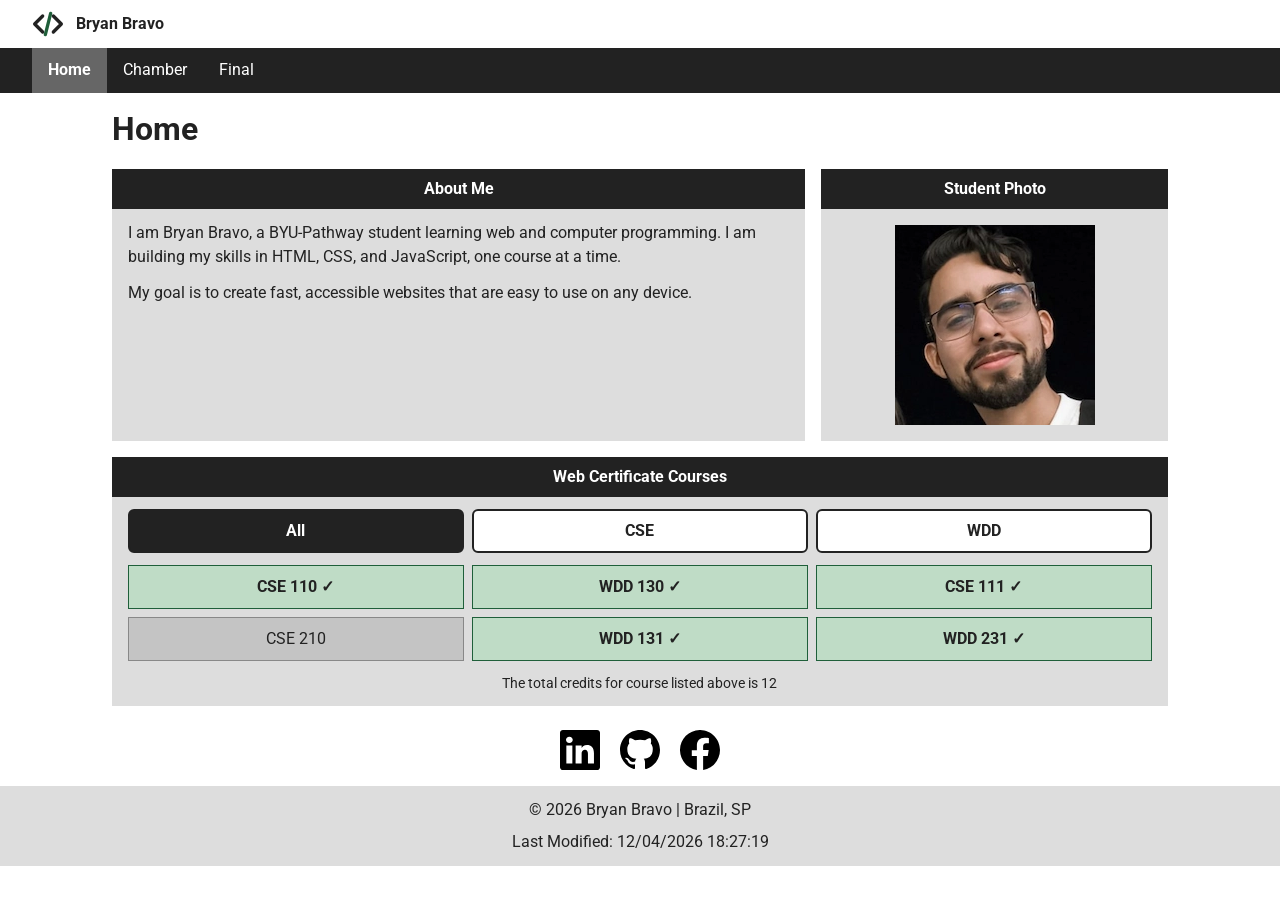
<file: index.html>
<!DOCTYPE html>
<html lang="en">

<head>
  <meta charset="UTF-8">
  <meta name="viewport" content="width=device-width, initial-scale=1">
  <title>Bryan Bravo | WDD 231 Home</title>
  <meta name="description"
    content="Course home page for WDD 231 Web Frontend Development by Bryan Bravo, with certificate course progress.">
  <meta name="author" content="Bryan Bravo">
  <meta property="og:title" content="Bryan Bravo | WDD 231 Home">
  <meta property="og:description"
    content="Course home page for WDD 231 Web Frontend Development by Bryan Bravo, with certificate course progress.">
  <meta property="og:image" content="https://akherox.github.io/wdd231/images/open_graph_logo.jpg">
  <meta property="og:url" content="https://akherox.github.io/wdd231/">
  <link rel="preconnect" href="https://fonts.googleapis.com">
  <link rel="preconnect" href="https://fonts.gstatic.com" crossorigin>
  <link href="https://fonts.googleapis.com/css2?family=Roboto:wght@400;700&display=swap" rel="stylesheet">
  <link rel="icon" href="images/favicon.ico">
  <link rel="stylesheet" href="styles/normalize.css">
  <link rel="stylesheet" href="styles/small.css">
  <link rel="stylesheet" href="styles/larger.css">
  <script src="scripts/navigation.js" defer></script>
  <script src="scripts/date.js" defer></script>
  <script src="scripts/course.js" defer></script>
</head>

<body>
  <header>
    <img src="images/logo.svg" alt="Site logo" width="24" height="24">
    <span>Bryan Bravo</span>
    <button id="nav-button" class="hamburger" aria-label="Toggle navigation" aria-expanded="false"
      aria-controls="nav-bar"></button>
  </header>

  <nav id="nav-bar" class="navigation" aria-label="Main">
    <ul>
      <li class="current"><a href="index.html" aria-current="page">Home</a></li>
      <li><a href="chamber/index.html">Chamber</a></li>
      <li><a href="final/index.html">Final</a></li>
    </ul>
  </nav>

  <main>
    <h1>Home</h1>

    <section class="about" aria-labelledby="about-title">
      <h2 id="about-title">About Me</h2>
      <p>I am Bryan Bravo, a BYU-Pathway student learning web and computer programming. I am building my
        skills in HTML, CSS, and JavaScript, one course at a time.</p>
      <p>My goal is to create fast, accessible websites that are easy to use on any device.</p>
    </section>

    <section class="photo" aria-labelledby="photo-title">
      <h2 id="photo-title">Student Photo</h2>
      <img src="images/profile.webp" alt="Portrait of Bryan Alex Bravo Medina" width="200" height="200">
    </section>

    <section class="certificate" aria-labelledby="cert-title">
      <h2 id="cert-title">Web Certificate Courses</h2>
      <div class="filters" role="group" aria-label="Filter courses">
        <button type="button" data-filter="all" aria-pressed="true">All</button>
        <button type="button" data-filter="CSE" aria-pressed="false">CSE</button>
        <button type="button" data-filter="WDD" aria-pressed="false">WDD</button>
      </div>
      <div id="course-list" class="course-list"></div>
      <p id="credits" aria-live="polite"></p>
    </section>

    <dialog id="course-details" aria-labelledby="course-title"></dialog>
  </main>

  <footer>
    <div class="social">
      <a href="https://www.linkedin.com/in/alex-bravo-008-mk" target="_blank" rel="noopener"><img
          src="images/linkedin.svg" alt="LinkedIn profile" width="40" height="40"></a>
      <a href="https://github.com/akherox/wdd231" target="_blank" rel="noopener"><img src="images/github.svg"
          alt="GitHub profile" width="40" height="40"></a>
      <a href="https://www.facebook.com/AlexBravo008" target="_blank" rel="noopener"><img src="images/facebook.svg" alt="Facebook profile" width="40"
          height="40"></a>
    </div>
    <p id="copyright"></p>
    <p>Last Modified: <span id="lastModified"></span></p>
  </footer>
</body>

</html>
</file>
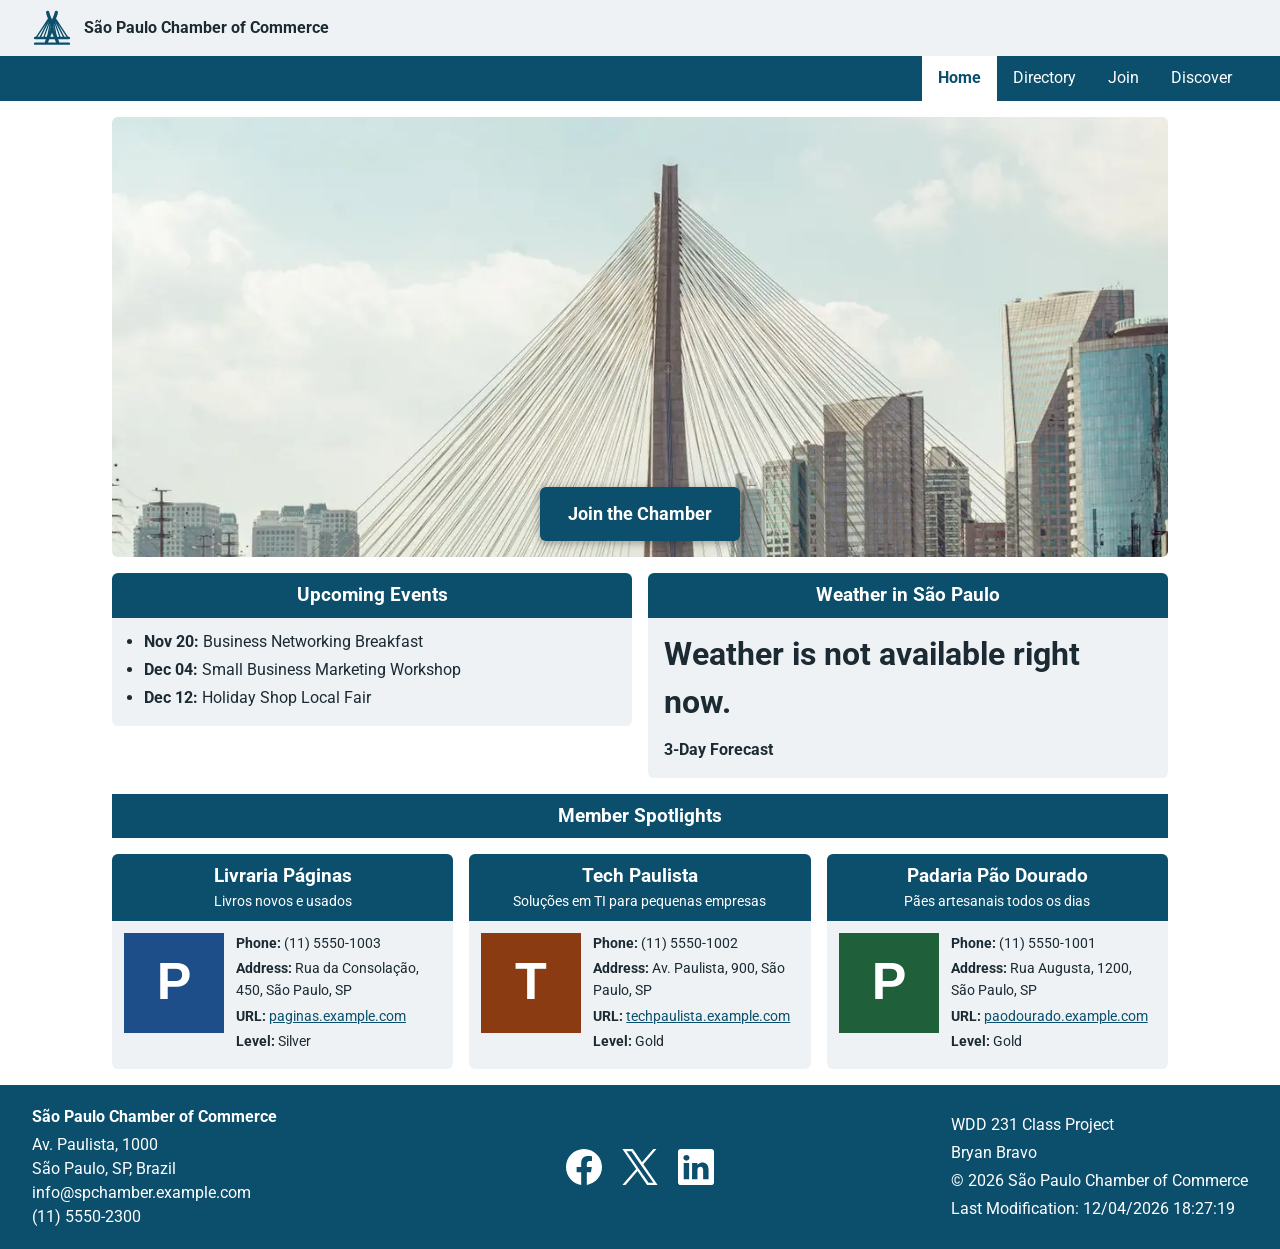
<file: chamber/index.html>
<!DOCTYPE html>
<html lang="en">

<head>
  <meta charset="UTF-8">
  <meta name="viewport" content="width=device-width, initial-scale=1">
  <title>Home | São Paulo Chamber of Commerce</title>
  <meta name="description"
    content="Welcome to the São Paulo Chamber of Commerce. See local events, today's weather and featured member businesses.">
  <meta name="author" content="Bryan Bravo">
  <meta property="og:title" content="Home | São Paulo Chamber of Commerce">
  <meta property="og:description"
    content="Welcome to the São Paulo Chamber of Commerce. See local events, today's weather and featured member businesses.">
  <meta property="og:image" content="https://akherox.github.io/wdd231/chamber/images/open_graph_logo.jpg">
  <meta property="og:url" content="https://akherox.github.io/wdd231/chamber/index.html">
  <link rel="preconnect" href="https://fonts.googleapis.com">
  <link rel="preconnect" href="https://fonts.gstatic.com" crossorigin>
  <link href="https://fonts.googleapis.com/css2?family=Roboto:wght@400;700&display=swap" rel="stylesheet">
  <link rel="icon" href="images/sao-paulo-chamber-favicon.svg" type="image/svg+xml">
  <link rel="icon" href="images/sao-paulo-chamber-favicon.ico" sizes="32x32">
  <link rel="stylesheet" href="styles/normalize.css">
  <link rel="stylesheet" href="styles/small.css">
  <link rel="stylesheet" href="styles/larger.css">
  <script src="scripts/navigation.js" defer></script>
  <script src="scripts/weather.js" defer></script>
  <script src="scripts/spotlights.js" defer></script>
  <script src="scripts/date.js" defer></script>
</head>

<body>
  <header>
    <img src="images/sao-paulo-chamber-logo.svg" alt="São Paulo Chamber of Commerce logo" width="40" height="40">
    <span class="site-name">São Paulo Chamber of Commerce</span>
    <button id="nav-button" class="hamburger" aria-label="Toggle navigation" aria-expanded="false"
      aria-controls="nav-bar"></button>
  </header>

  <nav id="nav-bar" class="navigation" aria-label="Main">
    <ul>
      <li class="current"><a href="index.html" aria-current="page">Home</a></li>
      <li><a href="directory.html">Directory</a></li>
      <li><a href="join.html">Join</a></li>
      <li><a href="discover.html">Discover</a></li>
    </ul>
  </nav>

  <main class="home">
    <h1 class="visually-hidden">São Paulo Chamber of Commerce</h1>

    <div class="hero">
      <img src="images/hero.webp" alt="Cable-stayed bridge over the Pinheiros River in São Paulo" width="1200"
        height="800" fetchpriority="high">
      <a class="cta" href="join.html">Join the Chamber</a>
    </div>

    <section class="panel events" aria-labelledby="events-title">
      <h2 id="events-title">Upcoming Events</h2>
      <ul>
        <li><strong>Nov 20:</strong> Business Networking Breakfast</li>
        <li><strong>Dec 04:</strong> Small Business Marketing Workshop</li>
        <li><strong>Dec 12:</strong> Holiday Shop Local Fair</li>
      </ul>
    </section>

    <section class="panel weather" aria-labelledby="weather-title">
      <h2 id="weather-title">Weather in São Paulo</h2>
      <div class="panel-body">
        <div class="current" id="current-weather">
          <div>
            <p id="current-temp">Loading...</p>
            <p id="current-desc"></p>
          </div>
        </div>
        <h3>3-Day Forecast</h3>
        <ul id="forecast"></ul>
      </div>
    </section>

    <section class="spotlights" aria-labelledby="spotlight-title">
      <h2 id="spotlight-title">Member Spotlights</h2>
      <div id="spotlight-list"></div>
    </section>
  </main>

  <footer>
    <div class="contact">
      <p><strong>São Paulo Chamber of Commerce</strong></p>
      <p>Av. Paulista, 1000<br>São Paulo, SP, Brazil<br>info@spchamber.example.com<br>(11) 5550-2300</p>
    </div>
    <div class="social">
      <a href="https://www.facebook.com/"><img src="images/facebook.svg" alt="Facebook" width="36" height="36"></a>
      <a href="https://x.com/"><img src="images/x-twitter.svg" alt="X (Twitter)" width="36" height="36"></a>
      <a href="https://www.linkedin.com/"><img src="images/linkedin.svg" alt="LinkedIn" width="36" height="36"></a>
    </div>
    <div class="credits">
      <p>WDD 231 Class Project</p>
      <p>Bryan Bravo</p>
      <p id="copyright"></p>
      <p>Last Modification: <span id="lastModified"></span></p>
    </div>
  </footer>
</body>

</html>
</file>
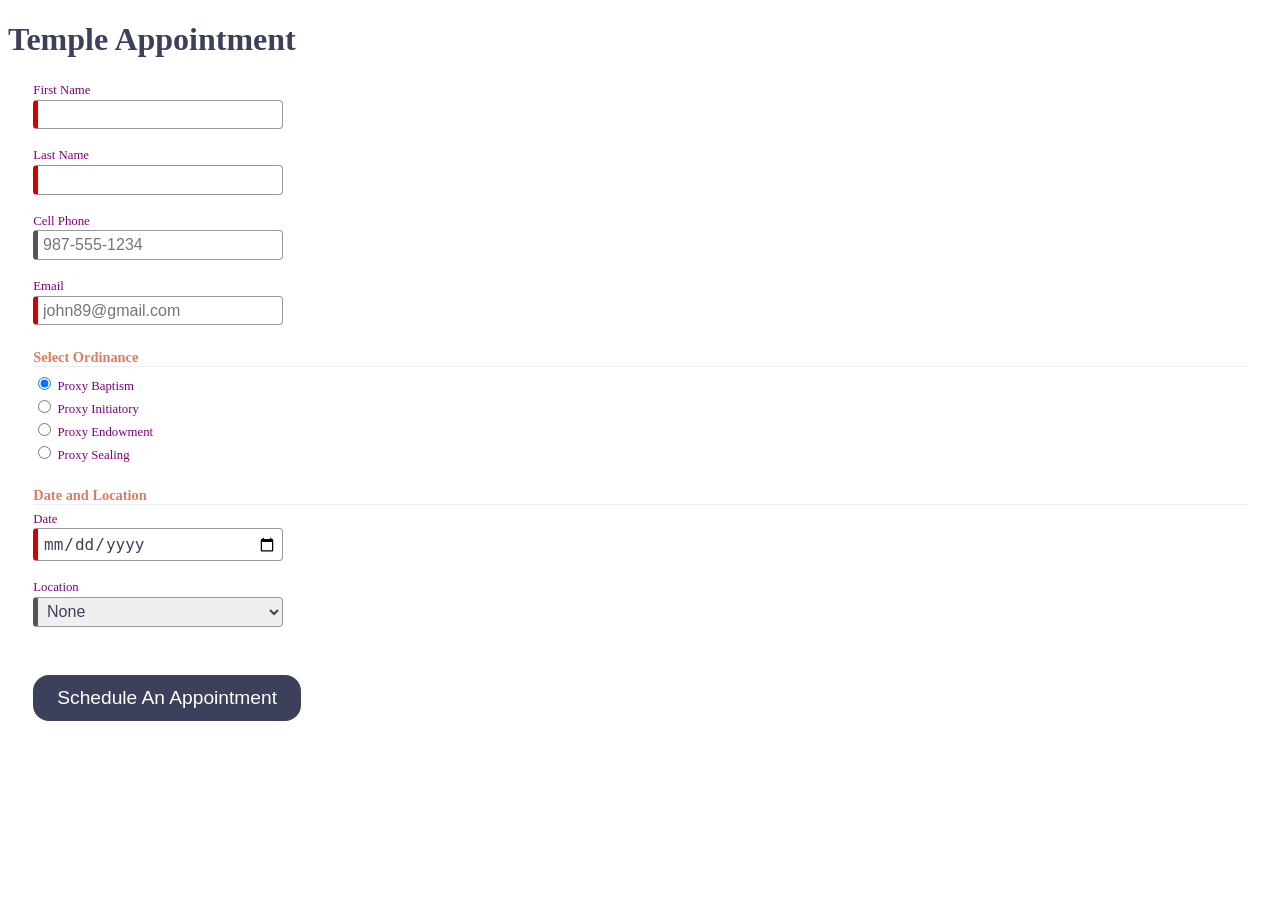
<file: week4/forms/index.html>
<!DOCTYPE html>
<html lang="en">

<head>
  <meta charset="UTF-8">
  <meta name="viewport" content="width=device-width, initial-scale=1.0">
  <meta name="description" content="Form practice page: schedule a temple appointment.">
  <meta name="author" content="Bryan Bravo">

  <link rel="stylesheet" href="styles/small.css">
  <link rel="stylesheet" href="styles/large.css">

  <title>Temple Appointment Form</title>
</head>

<body>

  <main>
    <h1>Temple Appointment</h1>

    <form method="GET" action="thanks.html" class="designOne">
      <label>First Name <input type="text" name="first" required autocomplete="given-name" title="Your First Name"></label>
        <label>Last Name <input type="text" name="last" required autocomplete="family-name" title="Your Last Name"></label>
        <label>Cell Phone <input type="tel" name="phone"  autocomplete="tel" title="A Phone Number with dashes" placeholder="987-555-1234" ></label>
        <label>Email <input type="email" name="email" required placeholder="john89@gmail.com"  title="Your Email" autocomplete="email"></label>
  

        <h3>Select Ordinance</h3>
        <label><input type="radio" name="ordinance" value="Baptism" checked> Proxy Baptism</label>
        <label><input type="radio" name="ordinance" value="Initiatory"> Proxy Initiatory</label>
        <label><input type="radio" name="ordinance" value="Endowment"> Proxy Endowment</label>
        <label><input type="radio" name="ordinance" value="Sealing"> Proxy Sealing</label>

        
        <h3>Date and Location</h3>
        <label>Date <input type="date" name="date" required></label>

        <label>Location
          <select name="location" required>
            <option value="">None</option>
            <option value="Payson">Payson</option>
            <option value="Orem">Orem</option>
            <option value="Provo City Center">Provo City Center</option>
          </select>
        </label>

        <input type="submit" value="Schedule An Appointment">
    </form>

    
  </main>

</body>
</html>
</file>
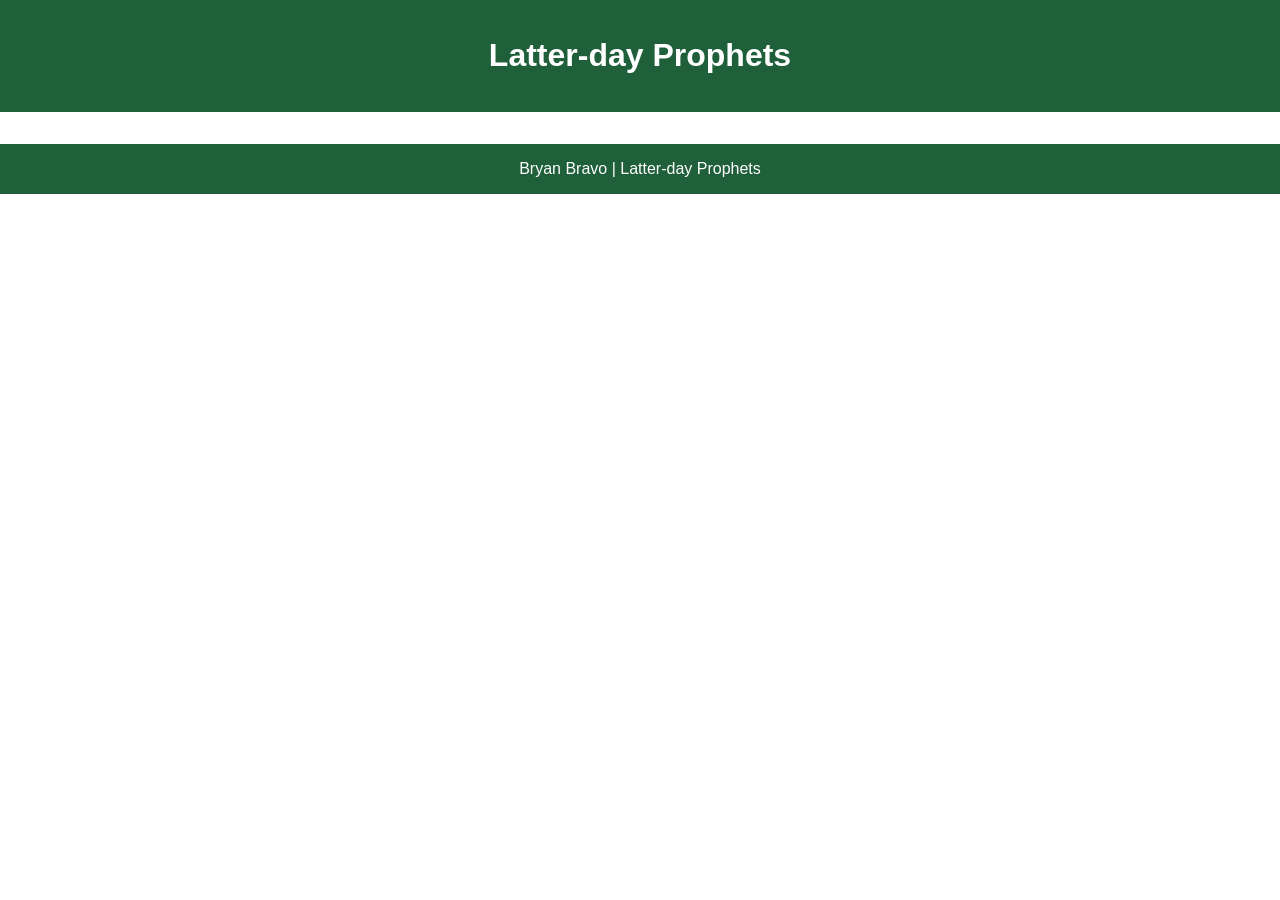
<file: prophets.html>
<!DOCTYPE html>
<html lang="en">

<head>
  <meta charset="UTF-8">
  <meta name="viewport" content="width=device-width, initial-scale=1">
  <title>Latter-day Prophets</title>
  <meta name="description" content="Portraits and birth information of the latter-day prophets.">
  <link rel="icon" href="images/favicon.ico">
  <link rel="stylesheet" href="styles/normalize.css">
  <link rel="stylesheet" href="styles/prophets.css">
  <script src="scripts/prophets.js" defer></script>
</head>

<body>
  <header>
    <h1>Latter-day Prophets</h1>
  </header>
  <main>
    <div id="cards"></div>
  </main>
  <footer>
    Bryan Bravo | Latter-day Prophets
  </footer>
</body>

</html>
</file>
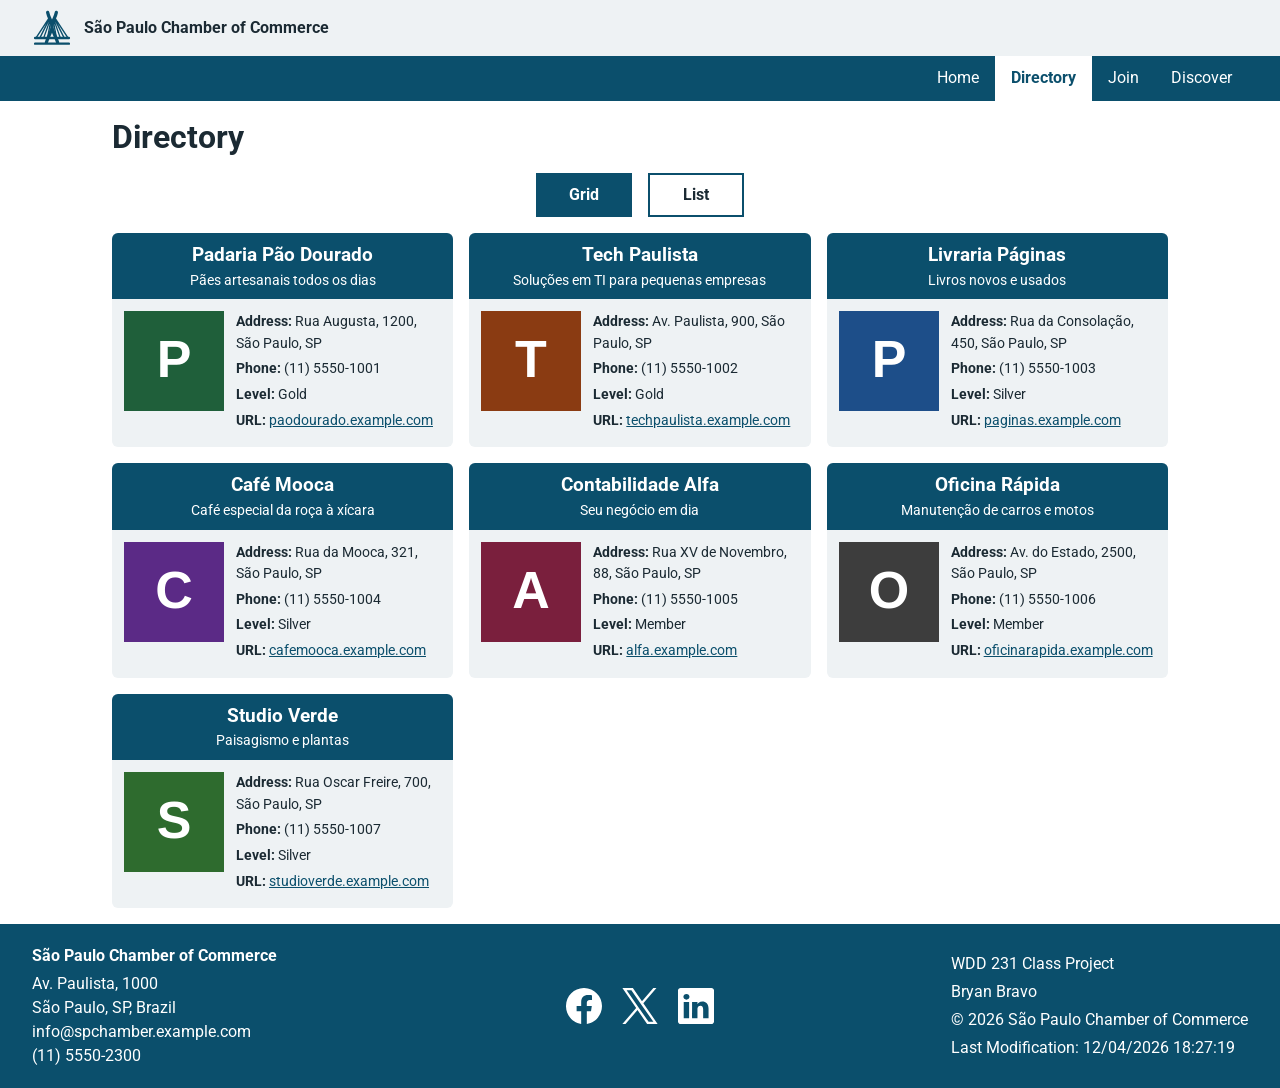
<file: chamber/directory.html>
<!DOCTYPE html>
<html lang="en">

<head>
  <meta charset="UTF-8">
  <meta name="viewport" content="width=device-width, initial-scale=1">
  <title>Directory | São Paulo Chamber of Commerce</title>
  <meta name="description" content="Browse the member business directory of the São Paulo Chamber of Commerce.">
  <meta name="author" content="Bryan Bravo">
  <meta property="og:title" content="Directory | São Paulo Chamber of Commerce">
  <meta property="og:description" content="Browse the member business directory of the São Paulo Chamber of Commerce.">
  <meta property="og:image" content="https://akherox.github.io/wdd231/chamber/images/open_graph_logo.jpg">
  <meta property="og:url" content="https://akherox.github.io/wdd231/chamber/directory.html">
  <link rel="preconnect" href="https://fonts.googleapis.com">
  <link rel="preconnect" href="https://fonts.gstatic.com" crossorigin>
  <link href="https://fonts.googleapis.com/css2?family=Roboto:wght@400;700&display=swap" rel="stylesheet">
  <link rel="icon" href="images/sao-paulo-chamber-favicon.svg" type="image/svg+xml">
  <link rel="icon" href="images/sao-paulo-chamber-favicon.ico" sizes="32x32">
  <link rel="stylesheet" href="styles/normalize.css">
  <link rel="stylesheet" href="styles/small.css">
  <link rel="stylesheet" href="styles/larger.css">
  <script src="scripts/navigation.js" defer></script>
  <script src="scripts/directory.js" defer></script>
  <script src="scripts/date.js" defer></script>
</head>

<body>
  <header>
    <img src="images/sao-paulo-chamber-logo.svg" alt="São Paulo Chamber of Commerce logo" width="40" height="40">
    <span class="site-name">São Paulo Chamber of Commerce</span>
    <button id="nav-button" class="hamburger" aria-label="Toggle navigation" aria-expanded="false"
      aria-controls="nav-bar"></button>
  </header>

  <nav id="nav-bar" class="navigation" aria-label="Main">
    <ul>
      <li><a href="index.html">Home</a></li>
      <li class="current"><a href="directory.html" aria-current="page">Directory</a></li>
      <li><a href="join.html">Join</a></li>
      <li><a href="discover.html">Discover</a></li>
    </ul>
  </nav>

  <main>
    <h1>Directory</h1>

    <div class="view-toggle" role="group" aria-label="Choose view">
      <button id="grid" type="button" aria-pressed="true">Grid</button>
      <button id="list" type="button" aria-pressed="false">List</button>
    </div>

    <section id="members" class="grid" aria-live="polite" aria-label="Member businesses"></section>
  </main>

  <footer>
    <div class="contact">
      <p><strong>São Paulo Chamber of Commerce</strong></p>
      <p>Av. Paulista, 1000<br>São Paulo, SP, Brazil<br>info@spchamber.example.com<br>(11) 5550-2300</p>
    </div>
    <div class="social">
      <a href="https://www.facebook.com/"><img src="images/facebook.svg" alt="Facebook" width="36" height="36"></a>
      <a href="https://x.com/"><img src="images/x-twitter.svg" alt="X (Twitter)" width="36" height="36"></a>
      <a href="https://www.linkedin.com/"><img src="images/linkedin.svg" alt="LinkedIn" width="36" height="36"></a>
    </div>
    <div class="credits">
      <p>WDD 231 Class Project</p>
      <p>Bryan Bravo</p>
      <p id="copyright"></p>
      <p>Last Modification: <span id="lastModified"></span></p>
    </div>
  </footer>
</body>

</html>
</file>
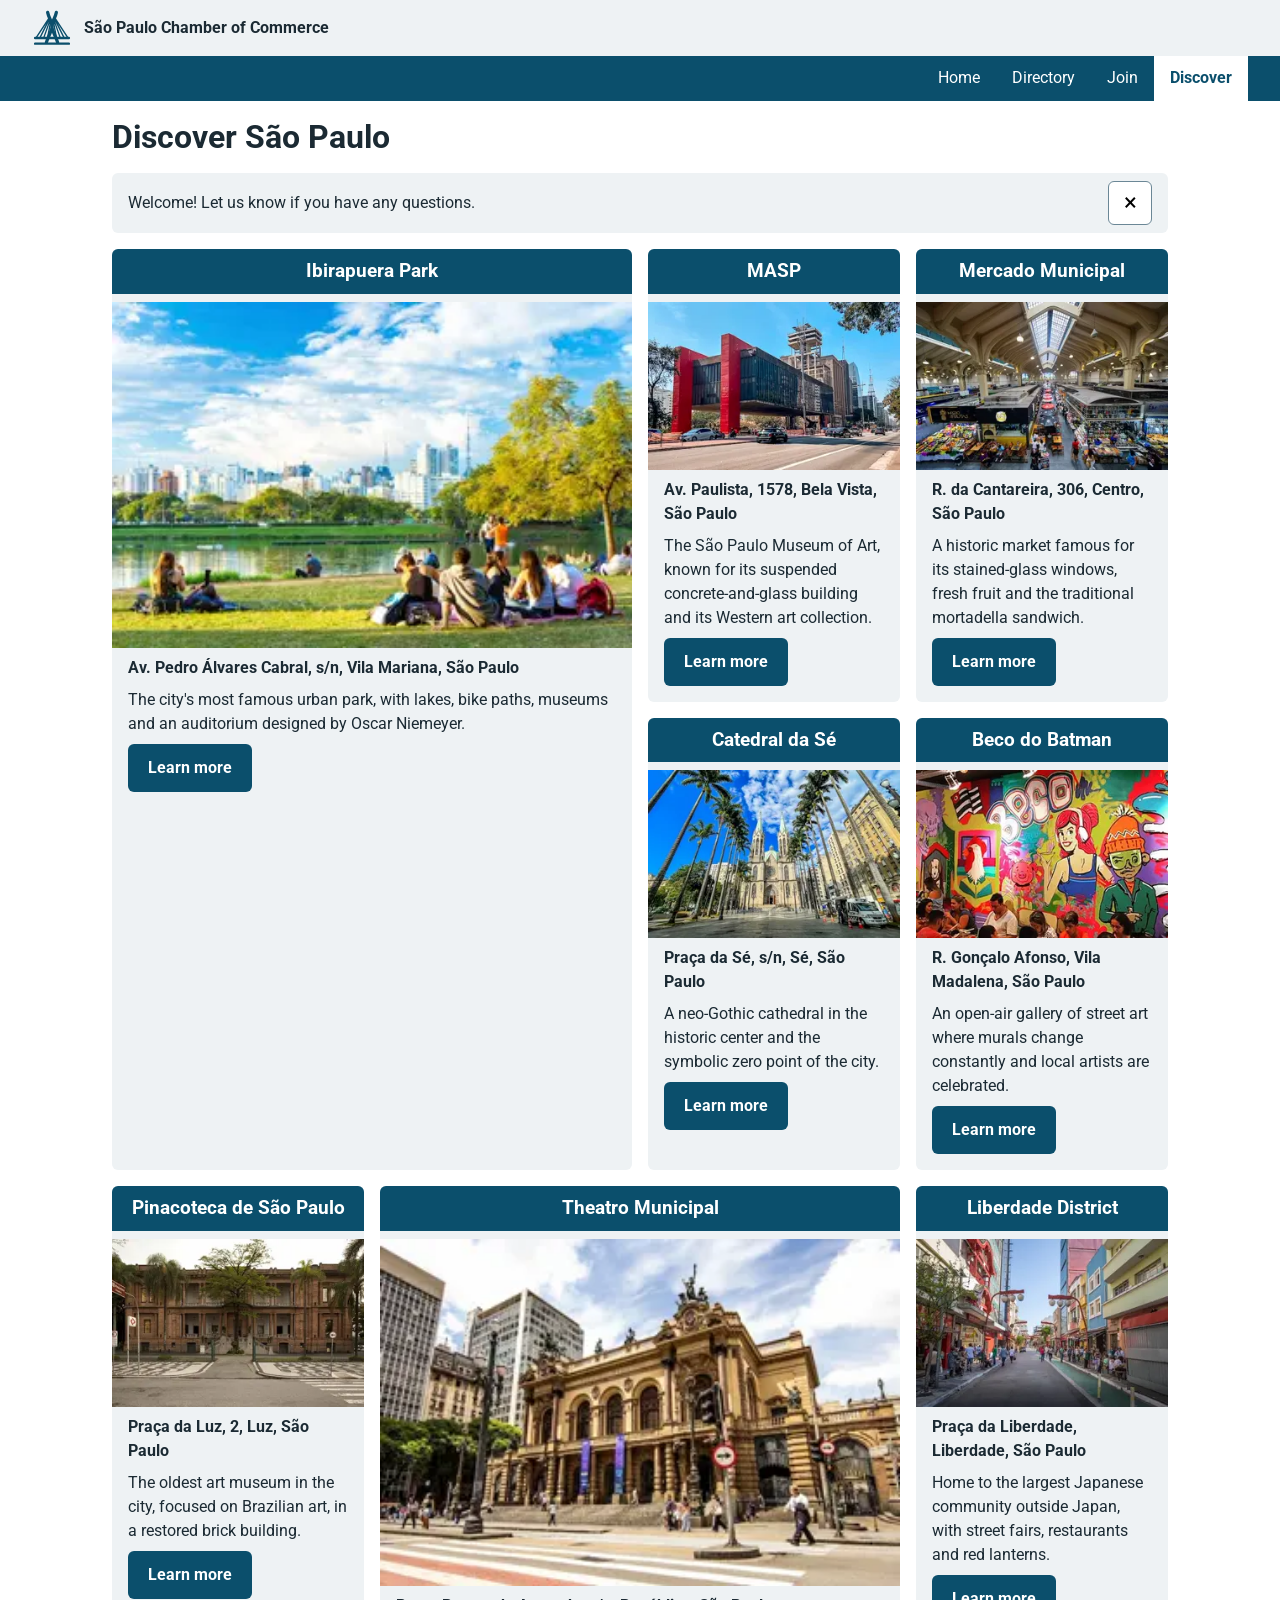
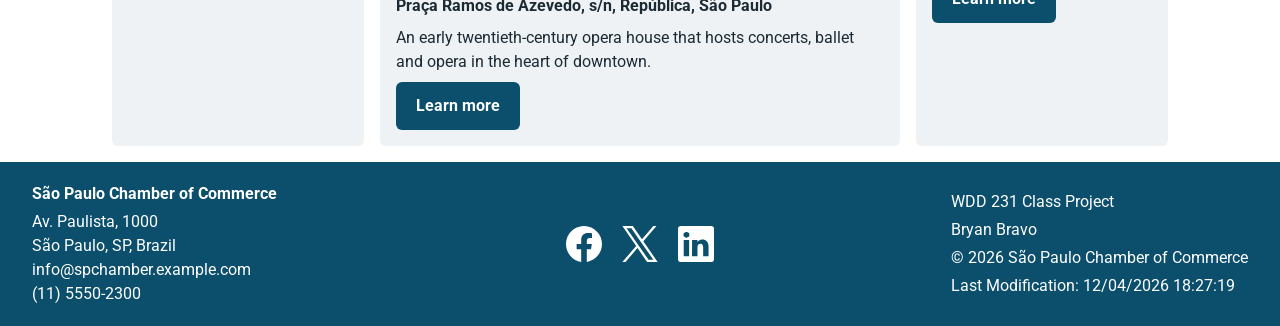
<file: chamber/discover.html>
<!DOCTYPE html>
<html lang="en">

<head>
  <meta charset="UTF-8">
  <meta name="viewport" content="width=device-width, initial-scale=1">
  <title>Discover | São Paulo Chamber of Commerce</title>
  <meta name="description"
    content="Discover São Paulo: eight landmarks, museums, markets and neighborhoods that make the city a great place to live, visit and do business.">
  <meta name="author" content="Bryan Bravo">
  <meta property="og:title" content="Discover | São Paulo Chamber of Commerce">
  <meta property="og:description" content="Discover São Paulo: eight landmarks, museums, markets and neighborhoods.">
  <meta property="og:image" content="https://akherox.github.io/wdd231/chamber/images/open_graph_logo.jpg">
  <meta property="og:url" content="https://akherox.github.io/wdd231/chamber/discover.html">
  <link rel="preconnect" href="https://fonts.googleapis.com">
  <link rel="preconnect" href="https://fonts.gstatic.com" crossorigin>
  <link href="https://fonts.googleapis.com/css2?family=Roboto:wght@400;700&display=swap" rel="stylesheet">
  <link rel="icon" href="images/sao-paulo-chamber-favicon.svg" type="image/svg+xml">
  <link rel="icon" href="images/sao-paulo-chamber-favicon.ico" sizes="32x32">
  <link rel="stylesheet" href="styles/normalize.css">
  <link rel="stylesheet" href="styles/small.css">
  <link rel="stylesheet" href="styles/larger.css">
  <link rel="stylesheet" href="styles/discover.css">
  <script src="scripts/navigation.js" defer></script>
  <script src="scripts/date.js" defer></script>
  <script src="scripts/discover.js" type="module"></script>
</head>

<body>
  <header>
    <img src="images/sao-paulo-chamber-logo.svg" alt="São Paulo Chamber of Commerce logo" width="40" height="40">
    <span class="site-name">São Paulo Chamber of Commerce</span>
    <button id="nav-button" class="hamburger" aria-label="Toggle navigation" aria-expanded="false"
      aria-controls="nav-bar"></button>
  </header>

  <nav id="nav-bar" class="navigation" aria-label="Main">
    <ul>
      <li><a href="index.html">Home</a></li>
      <li><a href="directory.html">Directory</a></li>
      <li><a href="join.html">Join</a></li>
      <li class="current"><a href="discover.html" aria-current="page">Discover</a></li>
    </ul>
  </nav>

  <main class="discover">
    <h1>Discover São Paulo</h1>
    <div id="visit-message" class="visit-message" role="status" hidden>
      <p id="visit-text"></p>
      <button type="button" id="visit-close" aria-label="Close message">&times;</button>
    </div>
    <div id="places" class="places"></div>
  </main>

  <footer>
    <div class="contact">
      <p><strong>São Paulo Chamber of Commerce</strong></p>
      <p>Av. Paulista, 1000<br>São Paulo, SP, Brazil<br>info@spchamber.example.com<br>(11) 5550-2300</p>
    </div>
    <div class="social">
      <a href="https://www.facebook.com/"><img src="images/facebook.svg" alt="Facebook" width="36" height="36"></a>
      <a href="https://x.com/"><img src="images/x-twitter.svg" alt="X (Twitter)" width="36" height="36"></a>
      <a href="https://www.linkedin.com/"><img src="images/linkedin.svg" alt="LinkedIn" width="36" height="36"></a>
    </div>
    <div class="credits">
      <p>WDD 231 Class Project</p>
      <p>Bryan Bravo</p>
      <p id="copyright"></p>
      <p>Last Modification: <span id="lastModified"></span></p>
    </div>
  </footer>
</body>

</html>
</file>
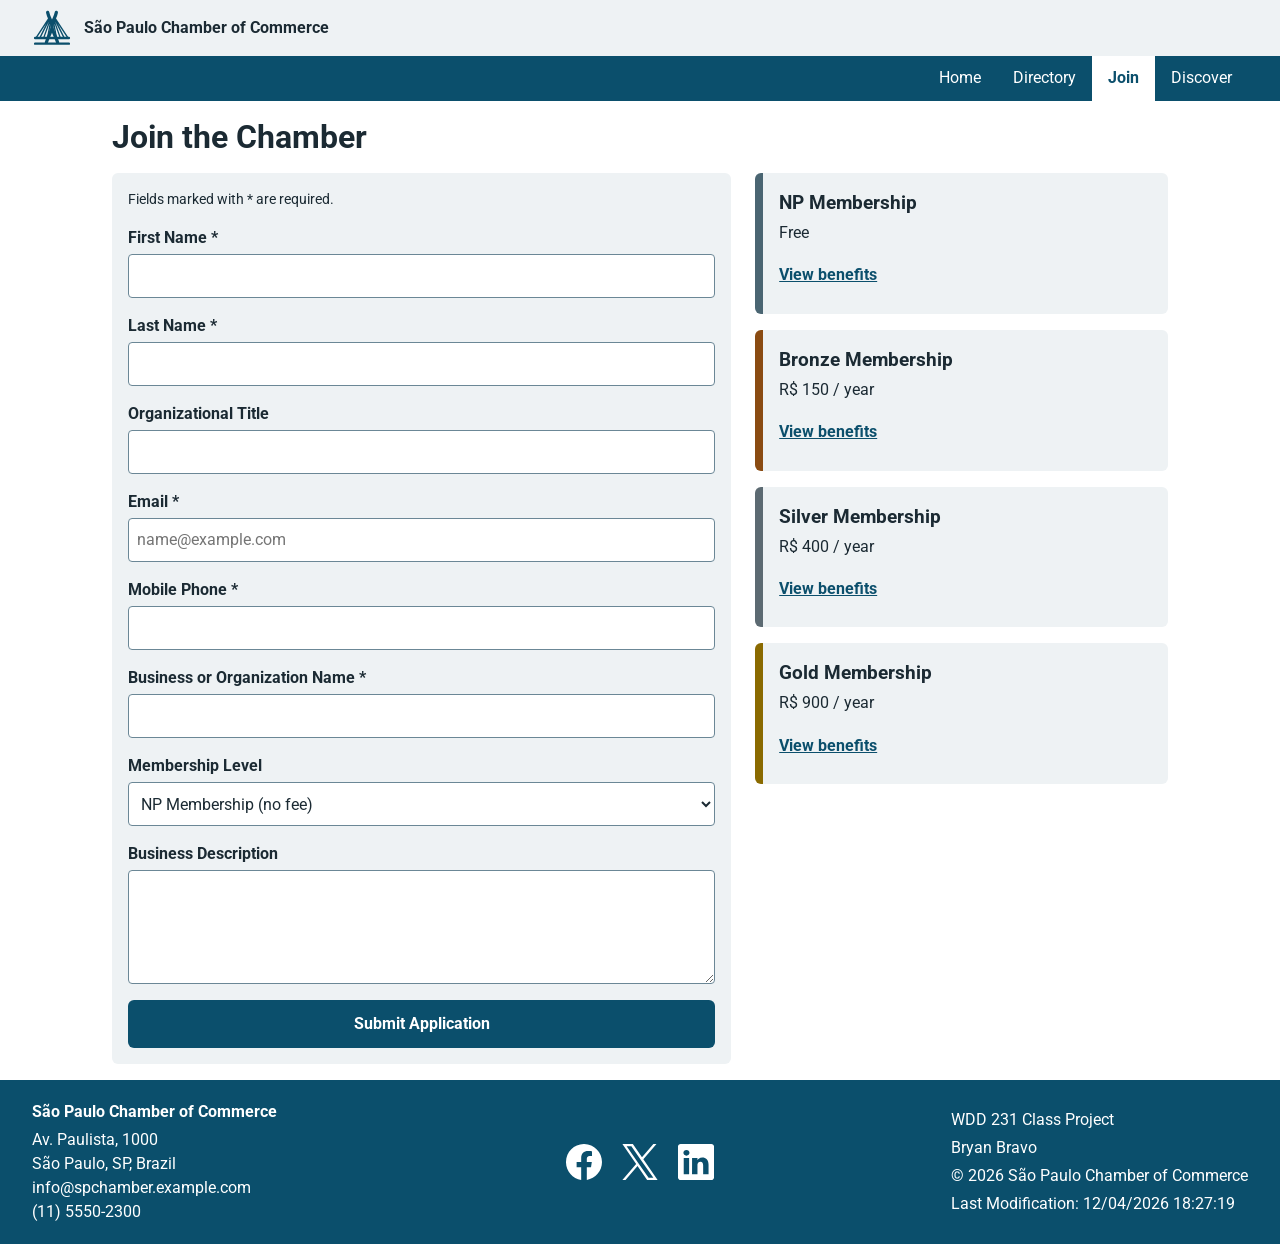
<file: chamber/join.html>
<!DOCTYPE html>
<html lang="en">

<head>
  <meta charset="UTF-8">
  <meta name="viewport" content="width=device-width, initial-scale=1">
  <title>Join | São Paulo Chamber of Commerce</title>
  <meta name="description"
    content="Apply to become a member of the São Paulo Chamber of Commerce and compare our membership levels.">
  <meta name="author" content="Bryan Bravo">
  <meta property="og:title" content="Join | São Paulo Chamber of Commerce">
  <meta property="og:description"
    content="Apply to become a member of the São Paulo Chamber of Commerce and compare our membership levels.">
  <meta property="og:image" content="https://akherox.github.io/wdd231/chamber/images/open_graph_logo.jpg">
  <meta property="og:url" content="https://akherox.github.io/wdd231/chamber/join.html">
  <link rel="preconnect" href="https://fonts.googleapis.com">
  <link rel="preconnect" href="https://fonts.gstatic.com" crossorigin>
  <link href="https://fonts.googleapis.com/css2?family=Roboto:wght@400;700&display=swap" rel="stylesheet">
  <link rel="icon" href="images/sao-paulo-chamber-favicon.svg" type="image/svg+xml">
  <link rel="icon" href="images/sao-paulo-chamber-favicon.ico" sizes="32x32">
  <link rel="stylesheet" href="styles/normalize.css">
  <link rel="stylesheet" href="styles/small.css">
  <link rel="stylesheet" href="styles/larger.css">
  <script src="scripts/navigation.js" defer></script>
  <script src="scripts/join.js" defer></script>
  <script src="scripts/date.js" defer></script>
</head>

<body>
  <header>
    <img src="images/sao-paulo-chamber-logo.svg" alt="São Paulo Chamber of Commerce logo" width="40" height="40">
    <span class="site-name">São Paulo Chamber of Commerce</span>
    <button id="nav-button" class="hamburger" aria-label="Toggle navigation" aria-expanded="false"
      aria-controls="nav-bar"></button>
  </header>

  <nav id="nav-bar" class="navigation" aria-label="Main">
    <ul>
      <li><a href="index.html">Home</a></li>
      <li><a href="directory.html">Directory</a></li>
      <li class="current"><a href="join.html" aria-current="page">Join</a></li>
      <li><a href="discover.html">Discover</a></li>
    </ul>
  </nav>

  <main class="join">
    <h1>Join the Chamber</h1>

    <div class="join-layout">
      <form action="thankyou.html" method="get">
        <p class="form-note">Fields marked with * are required.</p>

        <label>First Name *
          <input type="text" name="first" title="Enter your first name" autocomplete="given-name" required>
        </label>

        <label>Last Name *
          <input type="text" name="last" title="Enter your last name" autocomplete="family-name" required>
        </label>

        <label>Organizational Title
          <input type="text" name="title" title="Use at least 7 letters, hyphens or spaces. No numbers."
            autocomplete="organization-title" pattern="[A-Za-z\- ]{7,}">
        </label>

        <label>Email *
          <input type="email" name="email" title="Enter a valid email address" autocomplete="email"
            placeholder="name@example.com" required>
        </label>

        <label>Mobile Phone *
          <input type="tel" name="phone" title="Enter your mobile phone number" autocomplete="tel" required>
        </label>

        <label>Business or Organization Name *
          <input type="text" name="business" title="Enter the name of your business or organization"
            autocomplete="organization" required>
        </label>

        <label>Membership Level
          <select name="level" title="Choose a membership level">
            <option value="np">NP Membership (no fee)</option>
            <option value="bronze">Bronze Membership</option>
            <option value="silver">Silver Membership</option>
            <option value="gold">Gold Membership</option>
          </select>
        </label>

        <label>Business Description
          <textarea name="description" rows="4" title="Briefly describe your business or organization"></textarea>
        </label>

        <input type="hidden" name="timestamp" id="timestamp">

        <input type="submit" value="Submit Application">
      </form>

      <section class="levels" aria-labelledby="levels-title">
        <h2 id="levels-title" class="visually-hidden">Membership Levels</h2>
        <ul>
          <li class="level-card np">
            <h3>NP Membership</h3>
            <p>Free</p>
            <a href="#modal-np" class="level-link" data-modal="modal-np" aria-haspopup="dialog">View benefits<span
                class="visually-hidden"> of NP Membership</span></a>
          </li>
          <li class="level-card bronze">
            <h3>Bronze Membership</h3>
            <p>R$ 150 / year</p>
            <a href="#modal-bronze" class="level-link" data-modal="modal-bronze" aria-haspopup="dialog">View
              benefits<span class="visually-hidden"> of Bronze Membership</span></a>
          </li>
          <li class="level-card silver">
            <h3>Silver Membership</h3>
            <p>R$ 400 / year</p>
            <a href="#modal-silver" class="level-link" data-modal="modal-silver" aria-haspopup="dialog">View
              benefits<span class="visually-hidden"> of Silver Membership</span></a>
          </li>
          <li class="level-card gold">
            <h3>Gold Membership</h3>
            <p>R$ 900 / year</p>
            <a href="#modal-gold" class="level-link" data-modal="modal-gold" aria-haspopup="dialog">View
              benefits<span class="visually-hidden"> of Gold Membership</span></a>
          </li>
        </ul>
      </section>
    </div>
  </main>

  <dialog id="modal-np" aria-labelledby="modal-np-title">
    <h2 id="modal-np-title">NP Membership</h2>
    <p><strong>Free</strong>. For non-profit organizations.</p>
    <ul>
      <li>Listing in the online member directory</li>
      <li>Invitations to community networking events</li>
      <li>Monthly chamber newsletter</li>
    </ul>
    <button type="button" class="close-modal" aria-label="Close NP Membership benefits">&times;</button>
  </dialog>

  <dialog id="modal-bronze" aria-labelledby="modal-bronze-title">
    <h2 id="modal-bronze-title">Bronze Membership</h2>
    <p><strong>R$ 150 / year</strong>. A simple start for small businesses.</p>
    <ul>
      <li>Everything in NP Membership</li>
      <li>Business profile with logo in the directory</li>
      <li>Discounts on chamber events</li>
      <li>Access to one training workshop per year</li>
    </ul>
    <button type="button" class="close-modal" aria-label="Close Bronze Membership benefits">&times;</button>
  </dialog>

  <dialog id="modal-silver" aria-labelledby="modal-silver-title">
    <h2 id="modal-silver-title">Silver Membership</h2>
    <p><strong>R$ 400 / year</strong>. More visibility and more training.</p>
    <ul>
      <li>Everything in Bronze Membership</li>
      <li>Advertising in the monthly newsletter</li>
      <li>Access to all training workshops</li>
      <li>Larger discounts on chamber events</li>
    </ul>
    <button type="button" class="close-modal" aria-label="Close Silver Membership benefits">&times;</button>
  </dialog>

  <dialog id="modal-gold" aria-labelledby="modal-gold-title">
    <h2 id="modal-gold-title">Gold Membership</h2>
    <p><strong>R$ 900 / year</strong>. Our top level, with the best visibility.</p>
    <ul>
      <li>Everything in Silver Membership</li>
      <li>Spotlight position on the chamber home page</li>
      <li>Free booth at the Holiday Shop Local Fair</li>
      <li>Priority invitations to special events</li>
    </ul>
    <button type="button" class="close-modal" aria-label="Close Gold Membership benefits">&times;</button>
  </dialog>

  <footer>
    <div class="contact">
      <p><strong>São Paulo Chamber of Commerce</strong></p>
      <p>Av. Paulista, 1000<br>São Paulo, SP, Brazil<br>info@spchamber.example.com<br>(11) 5550-2300</p>
    </div>
    <div class="social">
      <a href="https://www.facebook.com/"><img src="images/facebook.svg" alt="Facebook" width="36" height="36"></a>
      <a href="https://x.com/"><img src="images/x-twitter.svg" alt="X (Twitter)" width="36" height="36"></a>
      <a href="https://www.linkedin.com/"><img src="images/linkedin.svg" alt="LinkedIn" width="36" height="36"></a>
    </div>
    <div class="credits">
      <p>WDD 231 Class Project</p>
      <p>Bryan Bravo</p>
      <p id="copyright"></p>
      <p>Last Modification: <span id="lastModified"></span></p>
    </div>
  </footer>
</body>

</html>
</file>
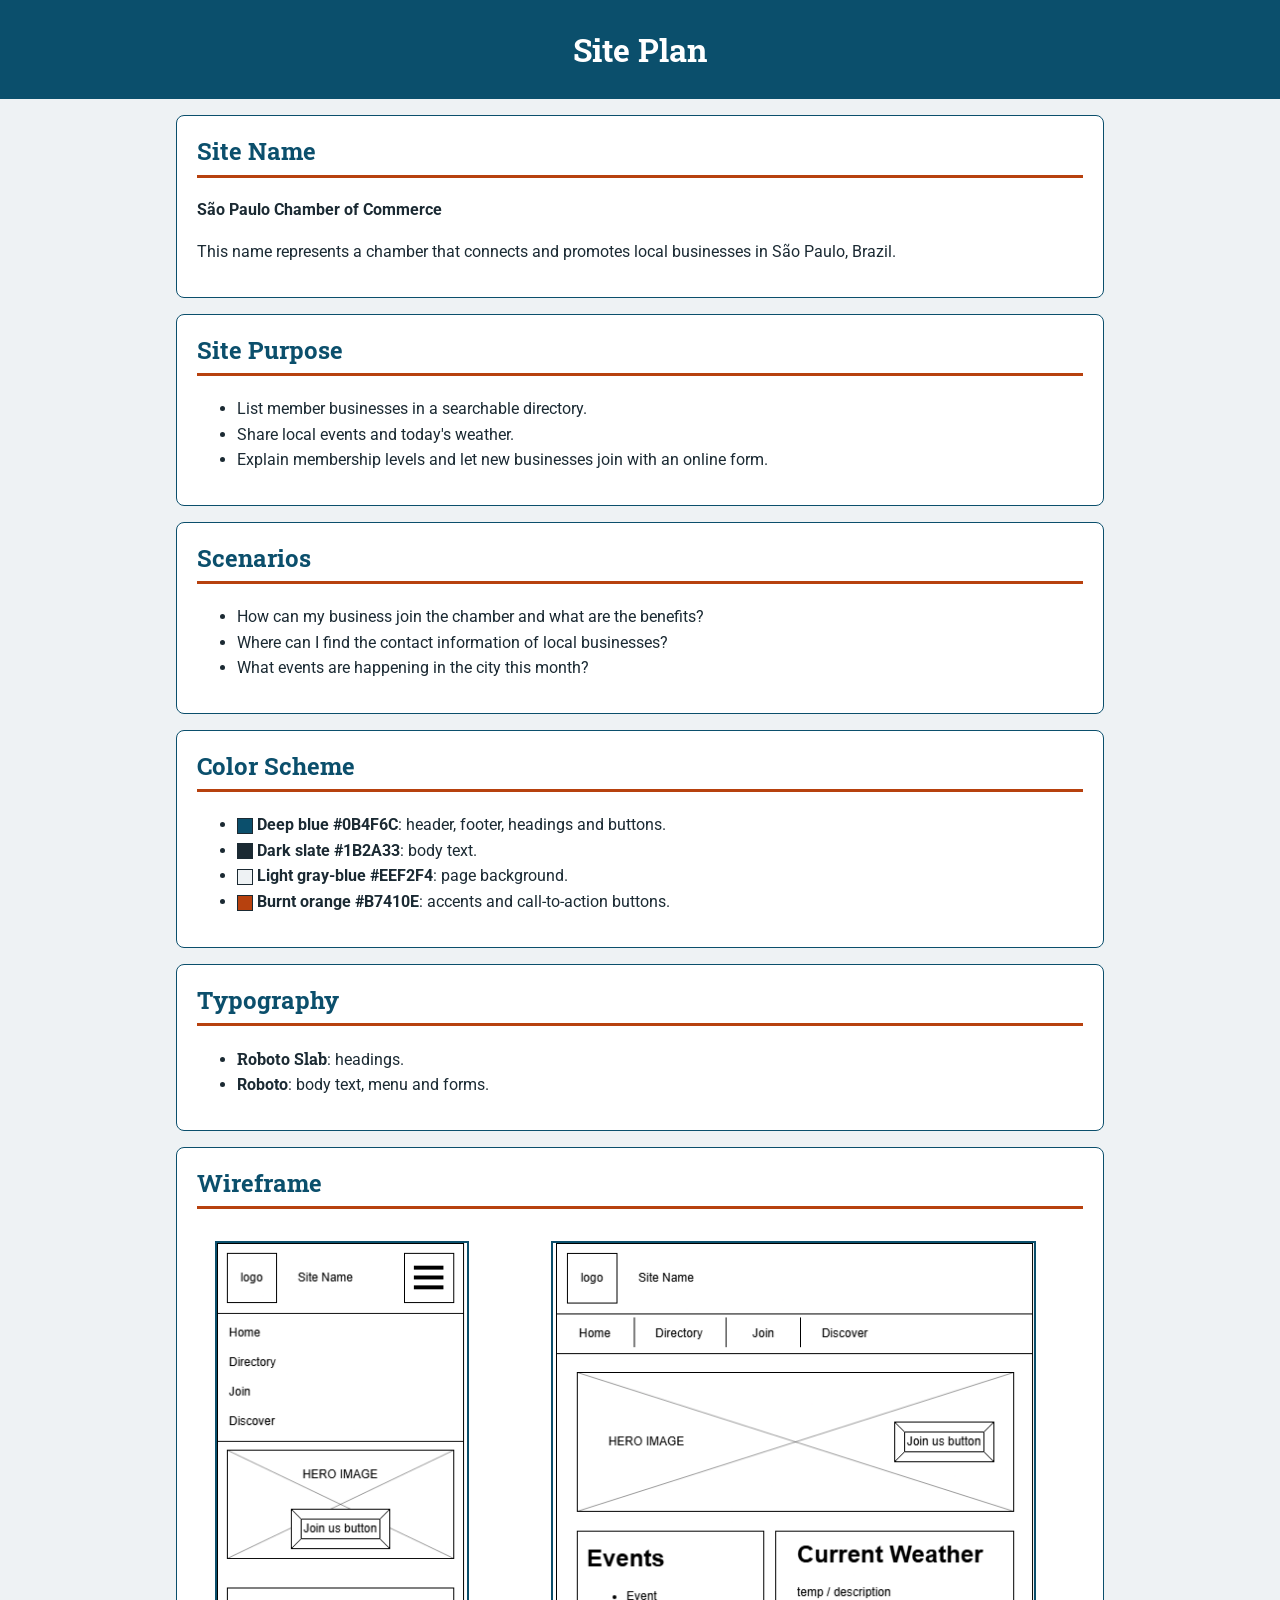
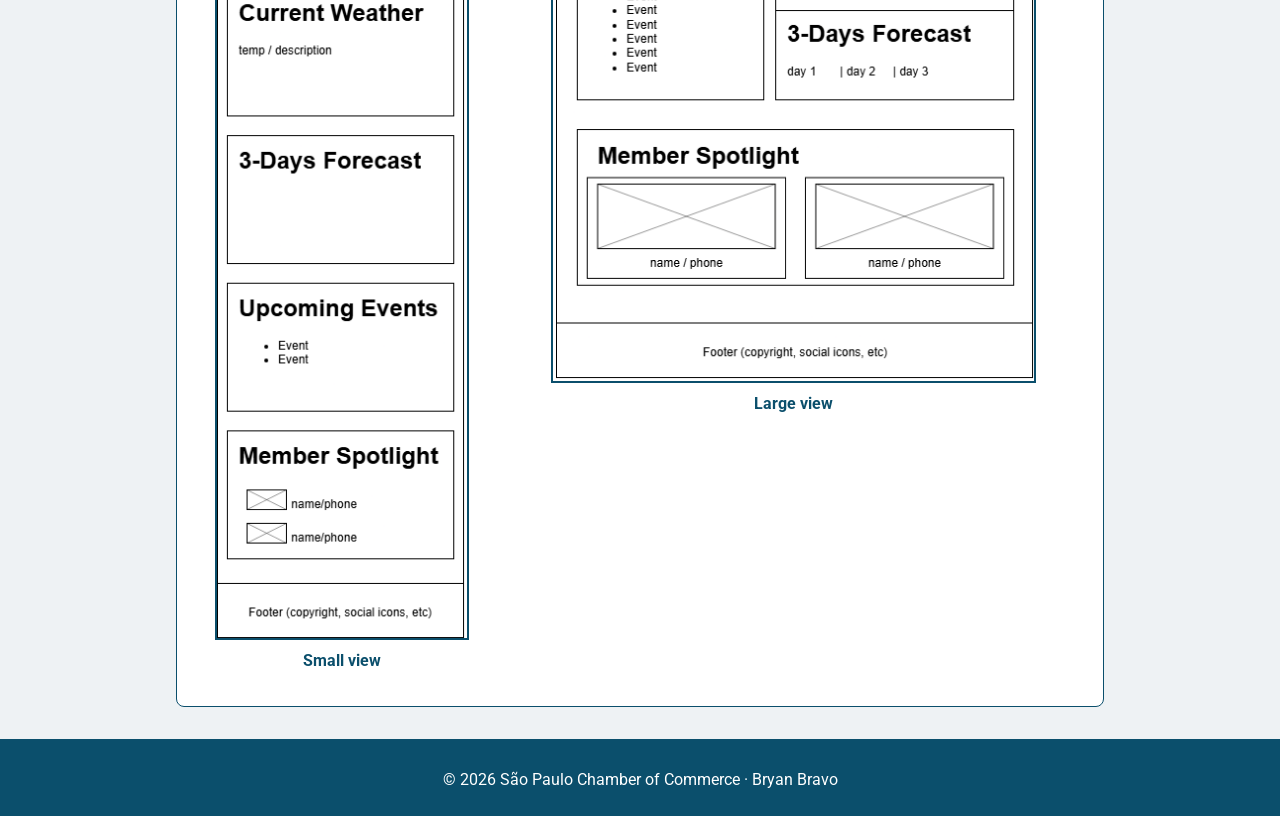
<file: chamber/site-plan.html>
<!DOCTYPE html>
<html lang="en">

<head>
  <meta charset="UTF-8">
  <meta name="viewport" content="width=device-width, initial-scale=1">
  <title>Site Plan | São Paulo Chamber of Commerce</title>
  <meta name="description" content="Site plan for the São Paulo Chamber of Commerce website.">
  <link rel="preconnect" href="https://fonts.googleapis.com">
  <link rel="preconnect" href="https://fonts.gstatic.com" crossorigin>
  <link href="https://fonts.googleapis.com/css2?family=Roboto:wght@400;700&family=Roboto+Slab:wght@700&display=swap"
    rel="stylesheet">
  <link rel="stylesheet" href="styles/site-plan.css">
</head>

<body>
  <header>
    <h1>Site Plan</h1>
  </header>

  <main>
    <section>
      <h2>Site Name</h2>
      <p><strong>São Paulo Chamber of Commerce</strong></p>
      <p>This name represents a chamber that connects and promotes local businesses in São Paulo, Brazil.</p>
    </section>

    <section>
      <h2>Site Purpose</h2>
      <ul>
        <li>List member businesses in a searchable directory.</li>
        <li>Share local events and today's weather.</li>
        <li>Explain membership levels and let new businesses join with an online form.</li>
      </ul>
    </section>

    <section>
      <h2>Scenarios</h2>
      <ul>
        <li>How can my business join the chamber and what are the benefits?</li>
        <li>Where can I find the contact information of local businesses?</li>
        <li>What events are happening in the city this month?</li>
      </ul>
    </section>

    <section>
      <h2>Color Scheme</h2>
      <ul>
        <li><span class="swatch swatch-dark"></span> <strong>Deep blue #0B4F6C</strong>: header, footer, headings and
          buttons.</li>
        <li><span class="swatch swatch-text"></span> <strong>Dark slate #1B2A33</strong>: body text.</li>
        <li><span class="swatch swatch-panel"></span> <strong>Light gray-blue #EEF2F4</strong>: page background.</li>
        <li><span class="swatch swatch-accent"></span> <strong>Burnt orange #B7410E</strong>: accents and call-to-action
          buttons.</li>
      </ul>
    </section>

    <section>
      <h2>Typography</h2>
      <ul>
        <li><strong class="font-heading">Roboto Slab</strong>: headings.</li>
        <li><strong>Roboto</strong>: body text, menu and forms.</li>
      </ul>
    </section>

    <section id="wireframe">
      <h2>Wireframe</h2>
      <figure>
        <img src="images/wireframe-home-sm.png" alt="Wireframe of the home page on a small screen" width="254"
          height="1011">
        <figcaption>Small view</figcaption>
      </figure>
      <figure>
        <img src="images/wireframe-home-lg.png" alt="Wireframe of the home page on a large screen" width="485"
          height="744">
        <figcaption>Large view</figcaption>
      </figure>
    </section>
  </main>

  <footer>
    <p>&copy; 2026 São Paulo Chamber of Commerce · Bryan Bravo</p>
  </footer>
</body>

</html>
</file>
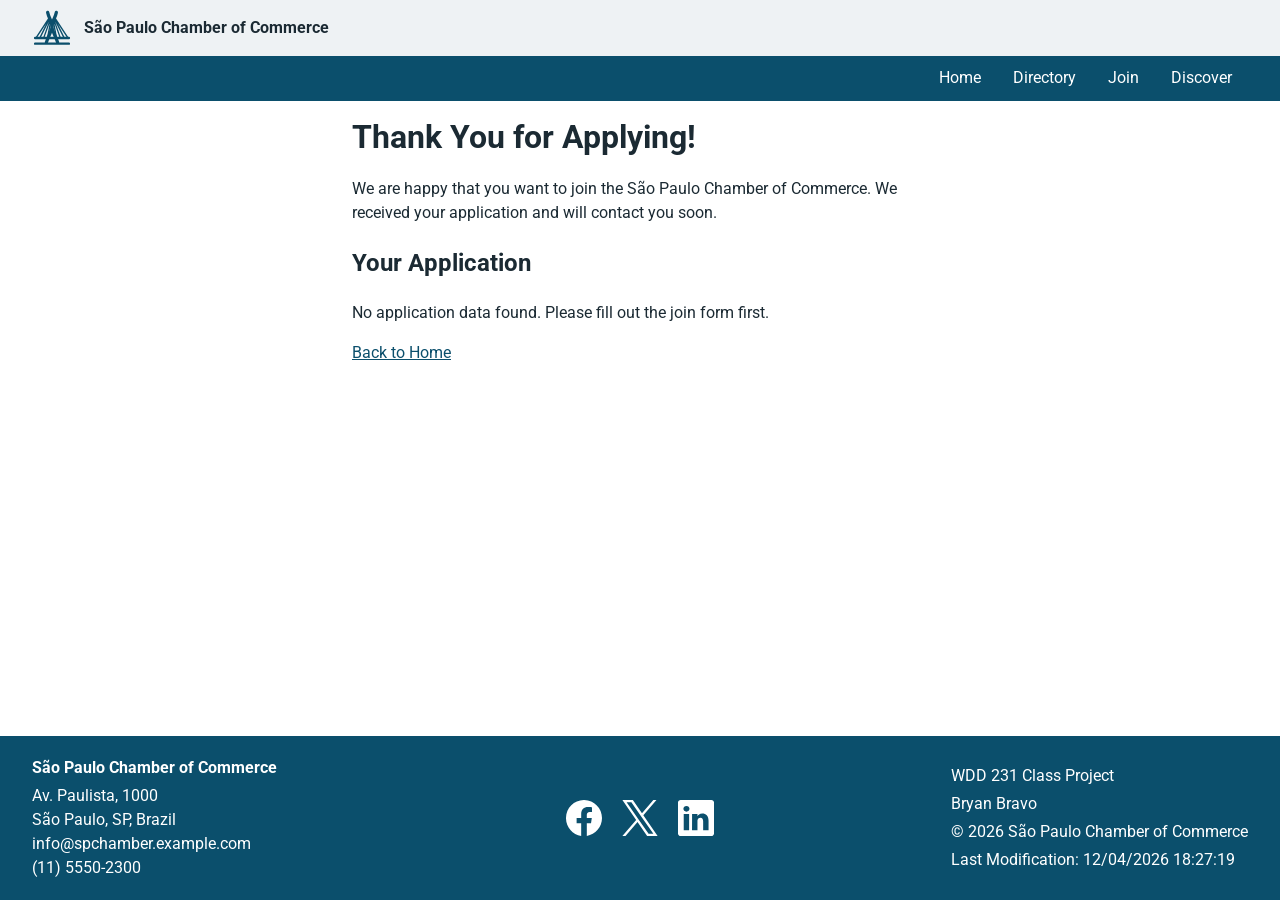
<file: chamber/thankyou.html>
<!DOCTYPE html>
<html lang="en">

<head>
  <meta charset="UTF-8">
  <meta name="viewport" content="width=device-width, initial-scale=1">
  <title>Thank You | São Paulo Chamber of Commerce</title>
  <meta name="description" content="Thank you for applying to join the São Paulo Chamber of Commerce.">
  <meta name="author" content="Bryan Bravo">
  <meta property="og:title" content="Thank You | São Paulo Chamber of Commerce">
  <meta property="og:description" content="Thank you for applying to join the São Paulo Chamber of Commerce.">
  <meta property="og:image" content="https://akherox.github.io/wdd231/chamber/images/open_graph_logo.jpg">
  <meta property="og:url" content="https://akherox.github.io/wdd231/chamber/thankyou.html">
  <link rel="preconnect" href="https://fonts.googleapis.com">
  <link rel="preconnect" href="https://fonts.gstatic.com" crossorigin>
  <link href="https://fonts.googleapis.com/css2?family=Roboto:wght@400;700&display=swap" rel="stylesheet">
  <link rel="icon" href="images/sao-paulo-chamber-favicon.svg" type="image/svg+xml">
  <link rel="icon" href="images/sao-paulo-chamber-favicon.ico" sizes="32x32">
  <link rel="stylesheet" href="styles/normalize.css">
  <link rel="stylesheet" href="styles/small.css">
  <link rel="stylesheet" href="styles/larger.css">
  <script src="scripts/navigation.js" defer></script>
  <script src="scripts/thankyou.js" defer></script>
  <script src="scripts/date.js" defer></script>
</head>

<body>
  <header>
    <img src="images/sao-paulo-chamber-logo.svg" alt="São Paulo Chamber of Commerce logo" width="40" height="40">
    <span class="site-name">São Paulo Chamber of Commerce</span>
    <button id="nav-button" class="hamburger" aria-label="Toggle navigation" aria-expanded="false"
      aria-controls="nav-bar"></button>
  </header>

  <nav id="nav-bar" class="navigation" aria-label="Main">
    <ul>
      <li><a href="index.html">Home</a></li>
      <li><a href="directory.html">Directory</a></li>
      <li><a href="join.html">Join</a></li>
      <li><a href="discover.html">Discover</a></li>
    </ul>
  </nav>

  <main class="thanks">
    <h1>Thank You for Applying!</h1>
    <p>We are happy that you want to join the São Paulo Chamber of Commerce. We received your application and will
      contact you soon.</p>

    <section aria-labelledby="summary-title">
      <h2 id="summary-title">Your Application</h2>
      <div id="results" aria-live="polite"></div>
    </section>

    <p><a href="index.html">Back to Home</a></p>
  </main>

  <footer>
    <div class="contact">
      <p><strong>São Paulo Chamber of Commerce</strong></p>
      <p>Av. Paulista, 1000<br>São Paulo, SP, Brazil<br>info@spchamber.example.com<br>(11) 5550-2300</p>
    </div>
    <div class="social">
      <a href="https://www.facebook.com/"><img src="images/facebook.svg" alt="Facebook" width="36" height="36"></a>
      <a href="https://x.com/"><img src="images/x-twitter.svg" alt="X (Twitter)" width="36" height="36"></a>
      <a href="https://www.linkedin.com/"><img src="images/linkedin.svg" alt="LinkedIn" width="36" height="36"></a>
    </div>
    <div class="credits">
      <p>WDD 231 Class Project</p>
      <p>Bryan Bravo</p>
      <p id="copyright"></p>
      <p>Last Modification: <span id="lastModified"></span></p>
    </div>
  </footer>
</body>

</html>
</file>
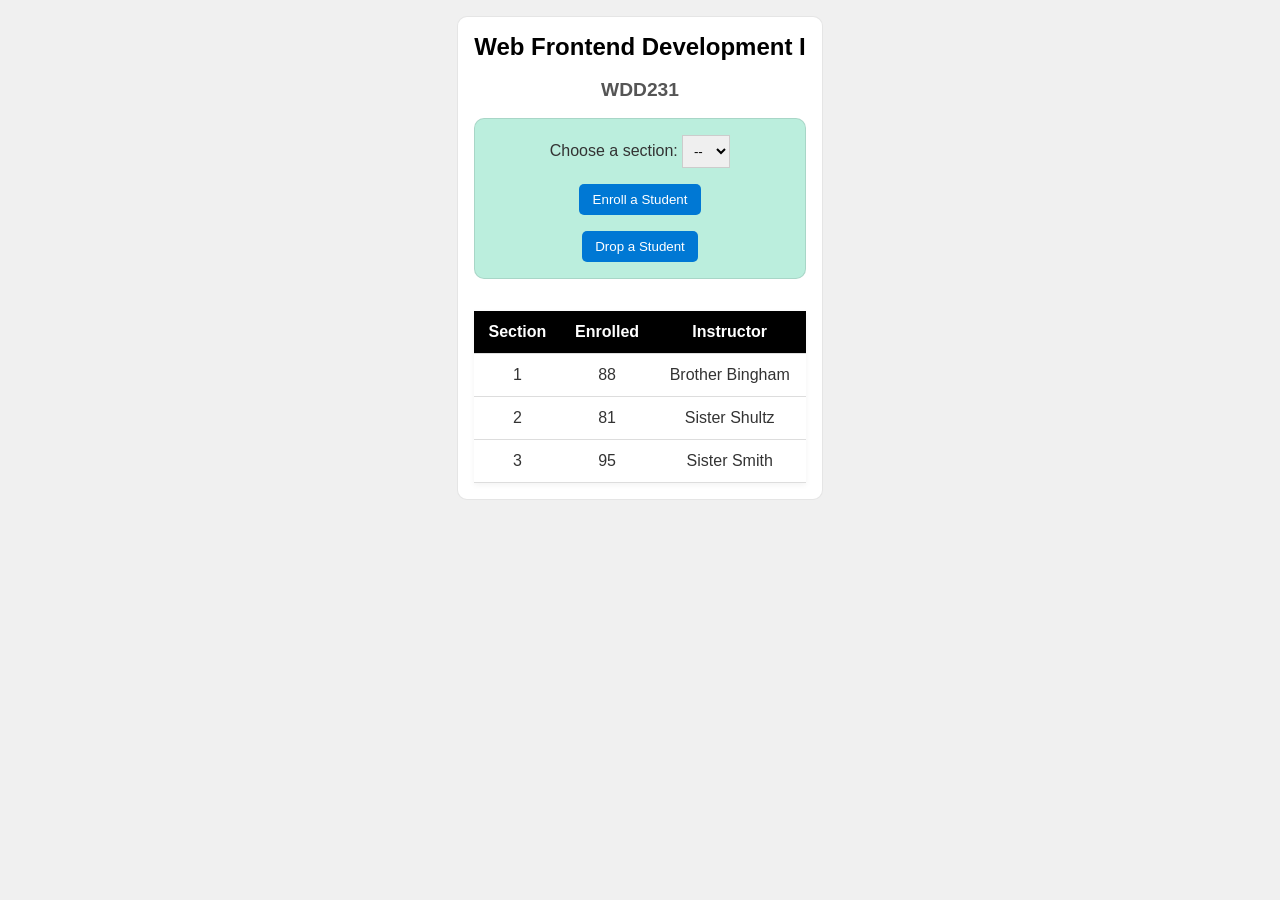
<file: week3/modules.html>
<!DOCTYPE html>
<html lang="en">

<head>
  <meta charset="UTF-8">
  <meta name="viewport" content="width=device-width, initial-scale=1.0">
  <title>Modules Example: Course and Sections</title>
  <link rel="stylesheet" href="styles/modules.css">
  <script type="module" src="scripts/modules.mjs"></script>
</head>

<body>
  <main>
    <h1 id="courseName"></h1>
    <h2 id="courseCode"></h2>

    <div id="enrollment">
      <label for="sectionNumber">Choose a section:</label>
      <select id="sectionNumber">
        <option value="0" disabled selected>--</option>
      </select>
      <button id="enrollStudent">Enroll a Student</button>
      <button id="dropStudent">Drop a Student</button>
    </div>

    <table>
      <thead>
        <tr>
          <th>Section</th>
          <th>Enrolled</th>
          <th>Instructor</th>
        </tr>
      </thead>
      <tbody id="sections"></tbody>
    </table>
  </main>
</body>

</html>
</file>
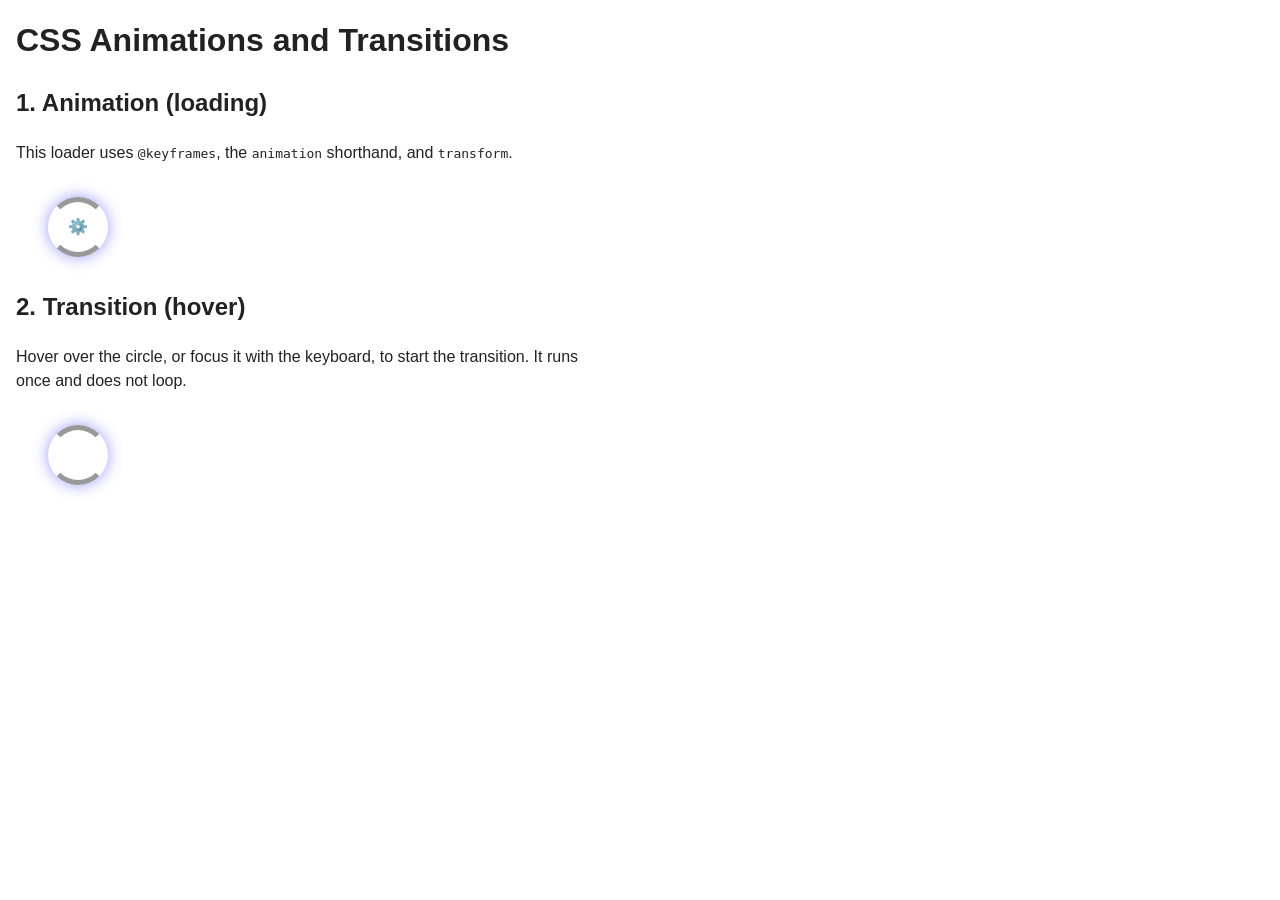
<file: week4/animations.html>
<!DOCTYPE html>
<html lang="en">

<head>
  <meta charset="UTF-8">
  <meta name="viewport" content="width=device-width, initial-scale=1">
  <title>CSS Animations and Transitions | WDD 231</title>
  <meta name="description" content="Practice page with a CSS loading animation and a hover transition.">
  <meta name="author" content="Bryan Bravo">
  <link rel="stylesheet" href="styles/animations.css">
</head>

<body>
  <main>
    <h1>CSS Animations and Transitions</h1>

    <section class="demo" aria-labelledby="animation-title">
      <h2 id="animation-title">1. Animation (loading)</h2>
      <p>This loader uses <code>@keyframes</code>, the <code>animation</code> shorthand, and <code>transform</code>.</p>
      <div class="loader" role="img" aria-label="Loading animation"></div>
    </section>

    <section class="demo" aria-labelledby="transition-title">
      <h2 id="transition-title">2. Transition (hover)</h2>
      <p>Hover over the circle, or focus it with the keyboard, to start the transition. It runs once and does not loop.
      </p>
      <div class="loader-t" tabindex="0" role="img" aria-label="Hover transition example"></div>
    </section>
  </main>
</body>

</html>
</file>
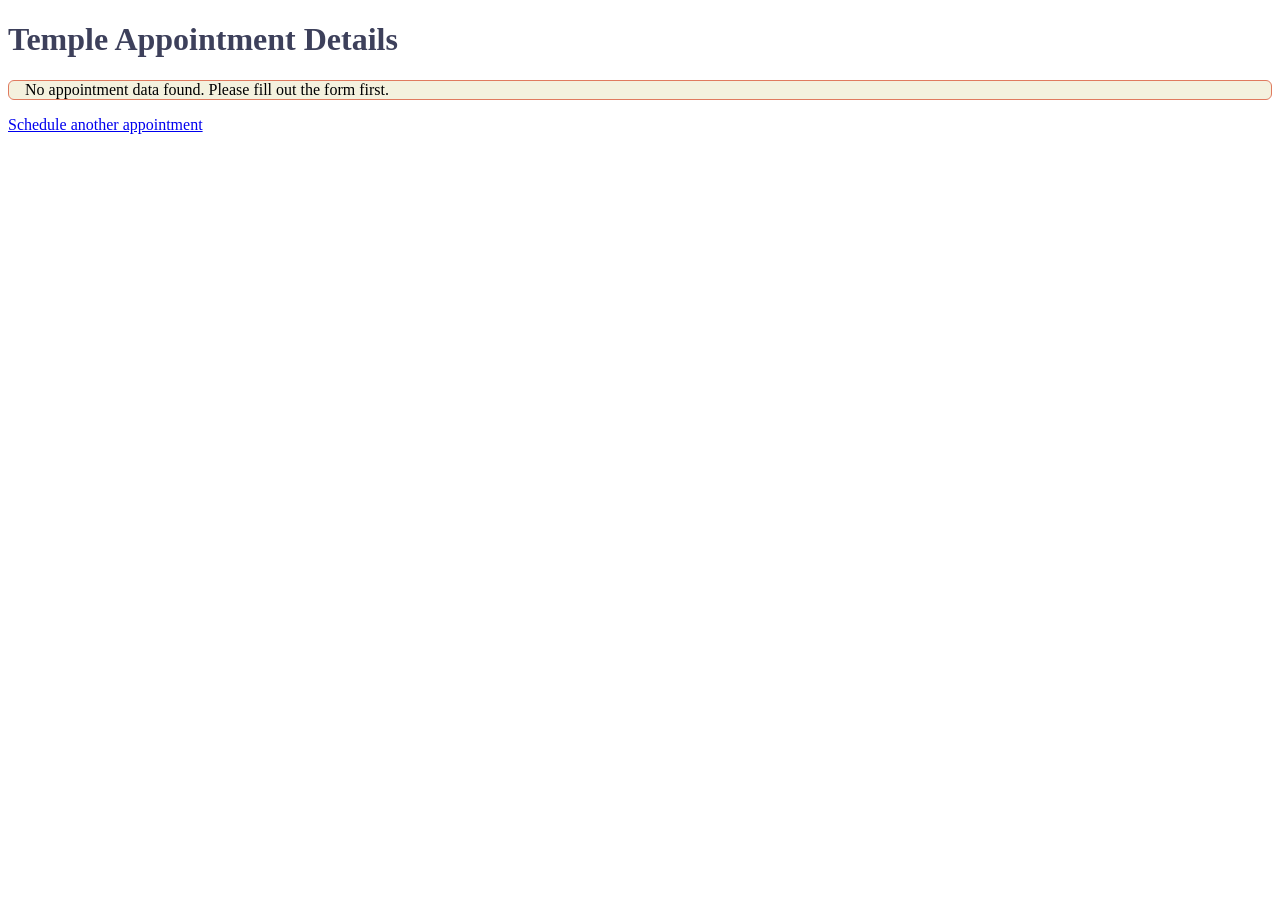
<file: week4/forms/thanks.html>
<!DOCTYPE html>
<html lang="en">

<head>
  <meta charset="UTF-8">
  <meta name="viewport" content="width=device-width, initial-scale=1.0">
  <meta name="description" content="Confirmation page that shows the temple appointment form data.">
  <meta name="author" content="Bryan Bravo">

  <link rel="stylesheet" href="styles/small.css">
  <link rel="stylesheet" href="styles/large.css">

  <title>Temple Appointment Details</title>
</head>

<body>

  <main>
    <h1>Temple Appointment Details</h1>

    <div id="results" aria-live="polite"></div>
    <p><a href="index.html">Schedule another appointment</a></p>

  </main>

  <script src="js/scripts.js"></script>
</body>
</html>
</file>
<file: styles/small.css>
:root {
  --text: #222;
  --dark: #222;
  --panel: #ddd;
  --line: #888;
  --accent: #1f5f3a;
}

*,
*::before,
*::after {
  box-sizing: border-box;
}

img {
  max-width: 100%;
  height: auto;
  display: block;
}

body {
  font-family: "Roboto", Arial, sans-serif;
  background: #fff;
  color: var(--text);
  line-height: 1.5;
}

.visually-hidden {
  position: absolute;
  width: 1px;
  height: 1px;
  overflow: hidden;
  clip-path: inset(50%);
  white-space: nowrap;
}

/* Header */
header {
  display: grid;
  grid-template-columns: 24px 1fr 44px;
  align-items: center;
  column-gap: 0.75rem;
  padding: 0.5rem 1rem;
  font-weight: 700;
}

.hamburger {
  width: 44px;
  height: 44px;
  background: #ddd;
  border: 1px solid var(--line);
  color: var(--text);
  font-size: 1.75rem;
  cursor: pointer;
}

.hamburger::before {
  content: "\2630";
}

.hamburger.show::before {
  content: "\00D7";
}

/* Navigation */
.navigation {
  display: none;
  background: var(--dark);
}

.navigation.show {
  display: block;
}

.navigation ul {
  list-style: none;
  margin: 0;
  padding: 0;
}

.navigation a {
  display: block;
  min-height: 44px;
  padding: 0.65rem 1rem;
  color: #fff;
  text-decoration: none;
}

.navigation a:hover {
  background: #444;
}

.navigation .current a {
  background: #666;
  font-weight: 700;
}

a:focus-visible,
button:focus-visible {
  outline: 3px solid var(--accent);
  outline-offset: 2px;
}

.navigation a:focus-visible {
  outline-color: #fff;
  outline-offset: -3px;
}

/* Main */
main {
  padding: 0 1rem 1rem;
}

h1 {
  margin: 0.75rem 0;
}

section {
  background: var(--panel);
  margin-bottom: 1rem;
}

section h2 {
  margin: 0;
  padding: 0.5rem;
  background: var(--dark);
  color: #fff;
  font-size: 1rem;
  text-align: center;
}

.about p {
  margin: 0;
  padding: 0.75rem 1rem 0;
}

.about p:last-child {
  padding-bottom: 0.75rem;
}

.photo img {
  margin: 1rem auto;
}

/* Course filters */
.filters {
  display: grid;
  grid-template-columns: repeat(3, 1fr);
  gap: 0.5rem;
  padding: 0.75rem 1rem;
}

.filters button {
  min-height: 44px;
  border: 2px solid var(--dark);
  border-radius: 6px;
  background: #fff;
  color: var(--text);
  font-weight: 700;
  cursor: pointer;
}

.filters button:hover {
  background: #eee;
}

.filters button[aria-pressed="true"] {
  background: var(--dark);
  color: #fff;
}

.course-list {
  display: grid;
  gap: 0.5rem;
  padding: 0 1rem;
}

.course-card {
  width: 100%;
  min-height: 44px;
  font: inherit;
  color: var(--text);
  cursor: pointer;
  padding: 0.25rem 0.5rem;
  text-align: center;
  background: #c4c4c4;
  border: 1px solid var(--line);
}

.course-card.completed {
  background: #bfdcc6;
  border-color: var(--accent);
  font-weight: 700;
}

/* Course details modal */
dialog {
  width: 90%;
  max-width: 600px;
  padding: 1rem;
  background: #fff;
  color: var(--text);
  border: 1px solid var(--line);
  border-radius: 0.25rem;
  box-shadow: 0 0 3rem #777;
}

dialog::backdrop {
  background: rgb(0 0 0 / 50%);
}

dialog h2 {
  margin: 0 3rem 0.25rem 0;
}

dialog h3 {
  margin: 0 0 0.75rem;
}

dialog button {
  position: absolute;
  top: 0.75rem;
  right: 0.75rem;
  min-width: 44px;
  min-height: 44px;
  background: #fff;
  border: 1px solid var(--line);
  border-radius: 6px;
  cursor: pointer;
}

@media (prefers-reduced-motion: no-preference) {
  dialog[open] {
    animation: fadeIn 0.3s ease-out;
  }
}

@keyframes fadeIn {
  from { opacity: 0; }
  to { opacity: 1; }
}

#credits {
  margin: 0;
  padding: 0.75rem 1rem;
  text-align: center;
  font-size: 0.9rem;
}

/* Footer */
footer {
  text-align: center;
}

.social {
  display: flex;
  justify-content: center;
  column-gap: 1.25rem;
  padding: 0.5rem 0 1rem;
}

.social a {
  display: block;
}

footer p {
  margin: 0;
  padding: 0.25rem 1rem;
  background: var(--panel);
}

footer p:first-of-type {
  padding-top: 0.75rem;
}

footer p:last-of-type {
  padding-bottom: 0.75rem;
}
</file>
<file: styles/larger.css>
@media (min-width: 48rem) {
  header {
    grid-template-columns: 32px 1fr;
    padding: 0.5rem 2rem;
  }

  header img {
    width: 32px;
    height: 32px;
  }

  .hamburger {
    display: none;
  }

  .navigation {
    display: block;
    padding: 0 2rem;
  }

  .navigation ul {
    display: flex;
  }

  .navigation a {
    padding: 0.65rem 1rem;
  }

  main {
    display: grid;
    grid-template-columns: 2fr 1fr;
    gap: 1rem;
    padding: 0 2rem 1rem;
    max-width: 70rem;
    margin: 0 auto;
  }

  main h1 {
    grid-column: 1 / -1;
    margin: 0.75rem 0 0;
  }

  section {
    margin-bottom: 0;
  }

  .certificate {
    grid-column: 1 / -1;
  }

  .course-list {
    grid-template-columns: repeat(3, 1fr);
  }
}
</file>
<file: chamber/styles/small.css>
:root {
  --text: #1b2a33;
  --dark: #0b4f6c;
  --panel: #eef2f4;
  --line: #6b8796;
  --accent: #0b4f6c;
}

*,
*::before,
*::after {
  box-sizing: border-box;
}

img {
  max-width: 100%;
  height: auto;
  display: block;
}

body {
  font-family: "Roboto", Arial, Helvetica, sans-serif;
  background: #fff;
  color: var(--text);
  line-height: 1.5;
  min-height: 100vh;
  display: flex;
  flex-direction: column;
}

header {
  display: grid;
  grid-template-columns: 40px 1fr 44px;
  align-items: center;
  column-gap: 0.75rem;
  padding: 0.5rem 1rem;
  background: var(--panel);
  font-weight: 700;
}

.hamburger {
  width: 44px;
  height: 44px;
  background: #fff;
  border: 1px solid var(--line);
  color: var(--text);
  font-size: 1.75rem;
  cursor: pointer;
}

.hamburger::before {
  content: "\2630";
}

.hamburger.show::before {
  content: "\00D7";
}

.navigation {
  display: none;
  background: var(--dark);
}

.navigation.show {
  display: block;
}

.navigation ul {
  list-style: none;
  margin: 0;
  padding: 0;
}

.navigation a {
  display: block;
  min-height: 44px;
  padding: 0.65rem 1rem;
  color: #fff;
  text-decoration: none;
}

.navigation a:hover {
  background: #226b8c;
}

.navigation .current a {
  background: #fff;
  color: var(--dark);
  font-weight: 700;
}

a {
  color: #0b4f6c;
}

a:focus-visible,
button:focus-visible {
  outline: 3px solid var(--accent);
  outline-offset: 2px;
}

.navigation a:focus-visible {
  outline-color: #fff;
  outline-offset: -3px;
}

main {
  flex: 1;
  width: 100%;
  padding: 0 1rem 1rem;
}

h1 {
  margin: 0.75rem 0;
}

.view-toggle {
  display: flex;
  justify-content: center;
  gap: 1rem;
  margin-bottom: 1rem;
}

.view-toggle button {
  min-width: 6rem;
  min-height: 44px;
  border: 2px solid var(--dark);
  background: #fff;
  color: var(--text);
  font-weight: 700;
  cursor: pointer;
}

.view-toggle button[aria-pressed="true"] {
  background: var(--dark);
  color: #fff;
}

#members {
  display: grid;
  gap: 1rem;
}

.card {
  background: var(--panel);
  border-radius: 6px;
  overflow: hidden;
}

.card-header {
  text-align: center;
  padding: 0.5rem;
  background: var(--dark);
  color: #fff;
}

.card-header h2,
.card-header h3 {
  margin: 0;
  font-size: 1.2rem;
}

.card-header p {
  margin: 0;
  font-size: 0.9rem;
}

.card-body {
  display: grid;
  grid-template-columns: 100px 1fr;
  gap: 0.75rem;
  padding: 0.75rem;
}

.info p {
  margin: 0 0 0.25rem;
  font-size: 0.9rem;
  overflow-wrap: anywhere;
}

#members.list {
  gap: 0;
}

#members.list .card {
  border-radius: 0;
  border-bottom: 1px solid var(--line);
}

#members.list .card-body img {
  display: none;
}

#members.list .card-body {
  grid-template-columns: 1fr;
}

footer {
  background: var(--dark);
  color: #fff;
  text-align: center;
  padding: 1rem;
}

footer p {
  margin: 0.25rem 0;
}

.social {
  display: flex;
  justify-content: center;
  gap: 1.25rem;
  padding: 0.5rem 0 1rem;
}

.social img {
  filter: brightness(0) invert(1);
}

footer a {
  color: #fff;
}

footer a:focus-visible {
  outline-color: #fff;
}

.visually-hidden {
  position: absolute;
  width: 1px;
  height: 1px;
  overflow: hidden;
  clip-path: inset(50%);
  white-space: nowrap;
}

.home {
  display: grid;
  gap: 1rem;
  padding-top: 1rem;
}

.hero {
  position: relative;
}

.hero img {
  width: 100%;
  height: auto;
  aspect-ratio: 4 / 3;
  object-fit: cover;
  border-radius: 6px;
}

.cta {
  position: absolute;
  left: 50%;
  bottom: 1rem;
  transform: translateX(-50%);
  padding: 0.85rem 1.75rem;
  background: var(--dark);
  color: #fff;
  font-weight: 700;
  text-decoration: none;
  border-radius: 6px;
  font-size: 1.1rem;
  box-shadow: 0 2px 8px #00000059;
  white-space: nowrap;
}

.cta:hover {
  background: #226b8c;
}

.cta:focus-visible {
  outline-color: #fff;
}

.panel,
.place,
.visit-message {
  background: var(--panel);
  border-radius: 6px;
  overflow: hidden;
}

.panel h2,
.spotlights h2,
.place h2 {
  margin: 0;
  padding: 0.5rem;
  background: var(--dark);
  color: #fff;
  font-size: 1.2rem;
  text-align: center;
}

.panel ul {
  margin: 0;
  padding: 0.75rem 1rem 0.75rem 2rem;
}

.panel li {
  margin-bottom: 0.25rem;
}

.panel-body {
  padding: 0.75rem 1rem;
}

.panel-body p {
  margin: 0;
}

.panel-body h3 {
  margin: 0.75rem 0 0;
  font-size: 1rem;
}

.panel-body ul {
  padding: 0.25rem 0 0 1.25rem;
}

#current-temp {
  font-size: 2rem;
  font-weight: 700;
}

#current-desc {
  text-transform: capitalize;
}

#spotlight-list {
  display: grid;
  gap: 1rem;
  padding-top: 1rem;
}

.current {
  display: flex;
  align-items: center;
  gap: 1rem;
}

#weather-icon {
  background: #3f93b8;
  border-radius: 50%;
  flex-shrink: 0;
}

.join-layout {
  display: grid;
  gap: 1.5rem;
}

.join form {
  display: grid;
  gap: 1rem;
  padding: 1rem;
  background: var(--panel);
  border-radius: 6px;
}

.form-note {
  margin: 0;
  font-size: 0.9rem;
}

.join label {
  display: grid;
  gap: 0.25rem;
  font-weight: 700;
}

.join input:not([type="submit"]):not([type="hidden"]),
.join select,
.join textarea {
  width: 100%;
  min-height: 44px;
  padding: 0.5rem;
  border: 1px solid var(--line);
  border-radius: 4px;
  background: #fff;
  color: var(--text);
  font: inherit;
  font-weight: 400;
}

.join input[type="submit"],
.place button {
  min-height: 48px;
  border: 0;
  border-radius: 6px;
  background: var(--dark);
  color: #fff;
  font: inherit;
  font-weight: 700;
  cursor: pointer;
}

.join input[type="submit"]:hover,
.place button:hover {
  background: #226b8c;
}

.join input:focus-visible,
.join select:focus-visible,
.join textarea:focus-visible {
  outline: 3px solid var(--accent);
  outline-offset: 2px;
}

.levels ul {
  list-style: none;
  margin: 0;
  padding: 0;
  display: grid;
  gap: 1rem;
}

.level-card {
  padding: 1rem;
  background: var(--panel);
  border-left: 8px solid var(--dark);
  border-radius: 6px;
  opacity: 0;
  animation: levelIn 0.8s ease-out forwards;
}

.level-card h3 {
  margin: 0 0 0.25rem;
}

.level-card p {
  margin: 0 0 0.5rem;
}

.level-card.np {
  border-color: #4a6572;
  animation-delay: 0.1s;
}

.level-card.bronze {
  border-color: #8a4b12;
  animation-delay: 0.4s;
}

.level-card.silver {
  border-color: #5c6a72;
  animation-delay: 0.7s;
}

.level-card.gold {
  border-color: #8a6a00;
  animation-delay: 1s;
}

.level-link {
  display: inline-block;
  min-height: 44px;
  padding: 0.65rem 0;
  font-weight: 700;
}

@keyframes levelIn {
  from {
    opacity: 0;
    transform: translateY(1.5rem);
  }

  to {
    opacity: 1;
    transform: translateY(0);
  }
}

@media (prefers-reduced-motion: reduce) {
  .level-card {
    opacity: 1;
    animation: none;
  }
}

dialog {
  width: 90%;
  max-width: 600px;
  padding: 1rem;
  background: #fff;
  color: var(--text);
  border: 1px solid var(--line);
  border-radius: 6px;
  box-shadow: 0 0 3rem #777;
}

dialog::backdrop {
  background: #00000080;
}

dialog h2 {
  margin: 0 3rem 0.5rem 0;
}

dialog .close-modal {
  position: absolute;
  top: 0.75rem;
  right: 0.75rem;
}

dialog .close-modal,
.visit-message button {
  min-width: 44px;
  min-height: 44px;
  background: #fff;
  border: 1px solid var(--line);
  border-radius: 6px;
  font-size: 1.5rem;
  cursor: pointer;
}

.thanks {
  max-width: 40rem;
}

#results ul {
  padding-left: 1.25rem;
}

#results li {
  margin-bottom: 0.5rem;
  overflow-wrap: anywhere;
}
</file>
<file: chamber/styles/larger.css>
@media (min-width: 48rem) {
  header { grid-template-columns: 40px 1fr; padding: 0.5rem 2rem; }
  .hamburger { display: none; }
  .navigation { display: block; padding: 0 2rem; }
  .navigation ul { display: flex; justify-content: flex-end; }

  main { max-width: 70rem; margin: 0 auto; padding: 0 2rem 1rem; }

  #members.grid { grid-template-columns: repeat(auto-fill, minmax(18rem, 1fr)); }

  footer {
    display: grid;
    grid-template-columns: 1fr auto 1fr;
    column-gap: 2rem;
    align-items: center;
    text-align: left;
    padding: 1rem 2rem;
  }

  .social { padding: 0; }
  .social a, .social img { width: 36px; height: 36px; }
  .credits { text-align: left; justify-self: end; }
}

@media (min-width: 48rem) {
  .home {
    grid-template-columns: 1fr 1fr;
    align-items: start;
  }

  .hero,
  .spotlights { grid-column: 1 / -1; }

  #spotlight-list { grid-template-columns: repeat(3, 1fr); }
}

@media (min-width: 48rem) {
  .hero img { aspect-ratio: 12 / 5; object-position: 50% 10%; }
}

@media (min-width: 48rem) {
  .join-layout { grid-template-columns: 3fr 2fr; align-items: start; }
}
</file>
<file: week4/forms/styles/small.css>
*{box-sizing: border-box;}
html {
  -webkit-text-size-adjust: 100%; 
  -ms-text-size-adjust: 100%;
}

h1 {
  color: #3D405B;
}

form {
    margin: 1rem 2%;
  
    label {
      display: block;
      font-size: .8rem;
      color: purple;
      padding-top: .2rem;
    }
    h3 {
      font-size: .9rem;
      color: #E07A5F;
      margin: 1.5rem 0 .2rem 0;
      border-bottom: 1px solid #eee;
    }
  
    input[type=text],
    input[type=tel],
    input[type=date],
    input[type=email],
    select {
      display: block;
      margin: .1rem 0 1rem 0 ;
      padding: .3rem;
      border: 1px solid #999;
      border-radius: 4px;
      border-left-width: 5px;
      border-left-color:#555;
      font-size: 1rem;
      color: #3D405B;
      width: 250px;
    }
  
    input:required {border-left-color: #d70000;}
    input:focus,
    select:focus {border-left-color: black; outline: 3px solid #3D405B; outline-offset: 2px;}
    input:required:valid{border-left-color: green;}
  
    input[type=submit] {
      border: none;
      text-align: center;
      background-color: #3D405B;
      color: white;
      border-radius: 1rem;
      padding: .75rem 1.5rem;
      margin: 2rem 0;
      font-size: 1.2rem;
      -webkit-appearance: none;
      appearance: none;
    }
  }
  input:-webkit-autofill{
    -webkit-text-fill-color: #3D405B;
  }
  
  #results {
    background-color: #F4F1DE;
    padding: 0 1rem;
    border: 1px solid #E07A5F;
    border-radius: 6px;
  }
</file>
<file: week4/forms/styles/large.css>
@media only screen and (min-width: 38rem) {


} /*end media query*/
</file>
<file: styles/prophets.css>
body {
  font-family: Roboto, sans-serif;
  color: #222;
  background: #fff;
}

header,
footer {
  background: #1f5f3a;
  color: #fff;
  text-align: center;
  padding: 1rem;
}

main {
  padding: 1rem;
}

#cards {
  display: grid;
  grid-template-columns: repeat(auto-fit, minmax(280px, 1fr));
  gap: 1rem;
}

#cards section {
  background: #eee;
  border: 1px solid #888;
  border-radius: 8px;
  padding: 1rem;
  text-align: center;
}

#cards h2 {
  margin: 0 0 0.5rem;
}

#cards p {
  margin: 0.25rem 0;
}

#cards img {
  max-width: 100%;
  height: auto;
  margin-top: 0.75rem;
}
</file>
<file: chamber/styles/discover.css>
.visit-message {
  display: flex;
  justify-content: space-between;
  align-items: center;
  gap: 1rem;
  margin-bottom: 1rem;
  padding: 0.5rem 1rem;
}

.visit-message[hidden] {
  display: none;
}

.visit-message p {
  margin: 0;
}

.places {
  display: grid;
  gap: 1rem;
  grid-template-columns: 1fr;
  grid-template-areas:
    "p1" "p2" "p3" "p4" "p5" "p6" "p7" "p8";
}

.place {
  display: grid;
  gap: 0.5rem;
  align-content: start;
  padding: 0 0 1rem;
}

.place figure {
  margin: 0;
  overflow: hidden;
}

.place img {
  width: 100%;
  aspect-ratio: 3 / 2;
  object-fit: cover;
}

.place address {
  padding: 0 1rem;
  font-style: normal;
  font-weight: 700;
}

.place p {
  margin: 0;
  padding: 0 1rem;
}

.place button {
  justify-self: start;
  margin: 0 1rem;
  padding: 0.5rem 1.25rem;
}

@media (min-width: 641px) {
  .places {
    grid-template-columns: repeat(2, 1fr);
    grid-template-areas:
      "p1 p1"
      "p2 p3"
      "p4 p4"
      "p5 p6"
      "p7 p7"
      "p8 p8";
  }

  .place img {
    transition: transform 0.3s, filter 0.3s;
  }

  .place:hover img {
    transform: scale(1.08);
    filter: saturate(1.4) brightness(1.05);
  }
}

@media (min-width: 1025px) {
  .places {
    grid-template-columns: repeat(4, 1fr);
    grid-template-areas:
      "p1 p1 p2 p3"
      "p1 p1 p4 p5"
      "p6 p7 p7 p8";
  }
}
</file>
<file: chamber/styles/site-plan.css>
:root {
  --dark: #0b4f6c;
  --text: #1b2a33;
  --panel: #eef2f4;
  --accent: #b7410e;
  --white: #ffffff;
}

* {
  box-sizing: border-box;
}

body {
  margin: 0;
  font-family: "Roboto", Arial, sans-serif;
  line-height: 1.6;
  color: var(--text);
  background: var(--panel);
}

header,
footer {
  background: var(--dark);
  color: var(--white);
  text-align: center;
  padding: 1.5rem 1rem;
}

header h1 {
  margin: 0;
}

header p,
footer p {
  margin: 0.25rem 0 0;
}

h1,
h2,
.font-heading {
  font-family: "Roboto Slab", Georgia, serif;
  font-weight: 700;
}

h2 {
  color: var(--dark);
  margin-top: 0;
  padding-bottom: 0.25rem;
  border-bottom: 3px solid var(--accent);
}

main {
  max-width: 60rem;
  margin: 0 auto;
  padding: 1rem;
}

section {
  background: var(--white);
  border: 1px solid var(--dark);
  border-radius: 0.5rem;
  padding: 1rem 1.25rem;
  margin-bottom: 1rem;
}

code {
  background: var(--panel);
  padding: 0.1rem 0.3rem;
}

table {
  width: 100%;
  border-collapse: collapse;
}

caption {
  text-align: left;
  font-weight: 700;
  color: var(--dark);
  padding-bottom: 0.5rem;
}

th,
td {
  border: 1px solid var(--dark);
  padding: 0.5rem;
  text-align: left;
  vertical-align: top;
}

thead th {
  background: var(--dark);
  color: var(--white);
}

.swatch {
  display: inline-block;
  width: 1rem;
  height: 1rem;
  border: 1px solid var(--text);
  vertical-align: middle;
}

.swatch-dark {
  background: var(--dark);
}

.swatch-text {
  background: var(--text);
}

.swatch-panel {
  background: var(--panel);
}

.swatch-accent {
  background: var(--accent);
}

figure {
  margin: 1rem 0;
  text-align: center;
}

figure img {
  max-width: 100%;
  height: auto;
  border: 2px solid var(--dark);
  background: var(--white);
}

figcaption {
  font-weight: 700;
  color: var(--dark);
}

@media (min-width: 48rem) {
  #wireframe {
    display: grid;
    grid-template-columns: 1fr 2fr;
    gap: 1rem;
  }

  #wireframe h2,
  #wireframe>p {
    grid-column: 1 / -1;
    margin-bottom: 0;
  }
}
</file>
<file: week3/styles/modules.css>
* {
  margin: 0;
  padding: 0;
  box-sizing: border-box;
}

body {
  font-family: Arial, sans-serif;
  background-color: #f0f0f0;
}

main {
  padding: 1rem;
  background-color: #fff;
  color: #333;
  width: fit-content;
  margin: 1rem auto;
  border: 1px solid rgb(0 0 0 / 10%);
  border-radius: 10px;
}

h1 {
  font-size: 1.5rem;
  color: #000;
}

h2 {
  font-size: 1.2rem;
  color: #555;
}

h1,
h2 {
  text-align: center;
  ;
  margin-bottom: 1.1rem;
}

form p {
  margin: .5rem;
  font-weight: bold;
}

#enrollment {
  padding: 1rem 1rem 0 1rem;
  border: 1px solid rgb(0 0 0 / 10%);
  border-radius: 10px;
  background-color: #bed;
  text-align: center;
}

select {
  padding: 0.5em;
  border: 1px solid #ccc;
  width: 3rem;
}

button {
  display: block;
  margin: 1rem auto;
  padding: 0.6em 1em;
  border: none;
  border-radius: 5px;
  background-color: #0078d4;
  color: white;
  cursor: pointer;
}

button:hover {
  background-color: #005fa3;
}

table {
  margin-top: 2rem;
  width: 100%;
  border-collapse: collapse;
  background-color: white;
  box-shadow: 0 2px 6px rgb(0 0 0 / 5%);
}

th,
td {
  padding: 0.75rem;
  text-align: center;
  border-bottom: 1px solid #ddd;
}

th {
  background-color: #000;
  color: white;
  font-weight: bold;
}

tr:hover {
  background-color: #bbb;
}
</file>
<file: week4/styles/animations.css>
body {
  font-family: "Roboto", Arial, sans-serif;
  line-height: 1.5;
  color: #222;
  margin: 0;
  padding: 1rem;
}

h1 {
  margin-top: 0;
}

.demo {
  max-width: 600px;
  margin-bottom: 1.5rem;
}

/* 1. Animation: keyframes + shorthand */
.loader {
  position: relative;
  margin: 2rem;
  width: 50px;
  height: 50px;
  border: 5px solid transparent;
  border-color: #999 transparent #999 transparent;
  border-radius: 50%;
  animation: spin 1.5s linear infinite;
  box-shadow: 0 0 1rem rgb(0 0 255 / 40%);
}

.loader::after {
  content: "\2699\FE0F";
  position: absolute;
  top: 50%;
  left: 50%;
  transform: translate(-50%, -50%);
  animation: pulse 1.5s ease-in-out infinite;
}

@keyframes spin {
  100% {
    transform: rotate(360deg);
  }
}

@keyframes pulse {
  0%,
  100% {
    transform: translate(-50%, -50%) scale(1);
  }

  50% {
    transform: translate(-50%, -50%) scale(1.25);
  }
}

/* 2. Transition: runs once on hover or keyboard focus */
.loader-t {
  position: relative;
  margin: 2rem;
  width: 50px;
  height: 50px;
  border: 5px solid transparent;
  border-color: #999 transparent #999 transparent;
  border-radius: 50%;
  box-shadow: 0 0 1rem rgb(0 0 255 / 40%);
  transition: transform 1.5s linear;
}

.loader-t::after {
  content: "\2699\FE0F";
  position: absolute;
  top: 50%;
  left: 50%;
  font-size: 2rem;
  transform: translate(-50%, -50%) scale(0);
  transition: transform 1.5s ease-in-out;
}

.loader-t:hover,
.loader-t:focus-visible {
  transform: rotate(360deg);
}

.loader-t:hover::after,
.loader-t:focus-visible::after {
  transform: translate(-50%, -50%) scale(1.5);
}

/* Respect users who ask for less motion */
@media (prefers-reduced-motion: reduce) {
  .loader,
  .loader::after {
    animation: none;
  }

  .loader-t,
  .loader-t::after {
    transition: none;
  }
}
</file>
